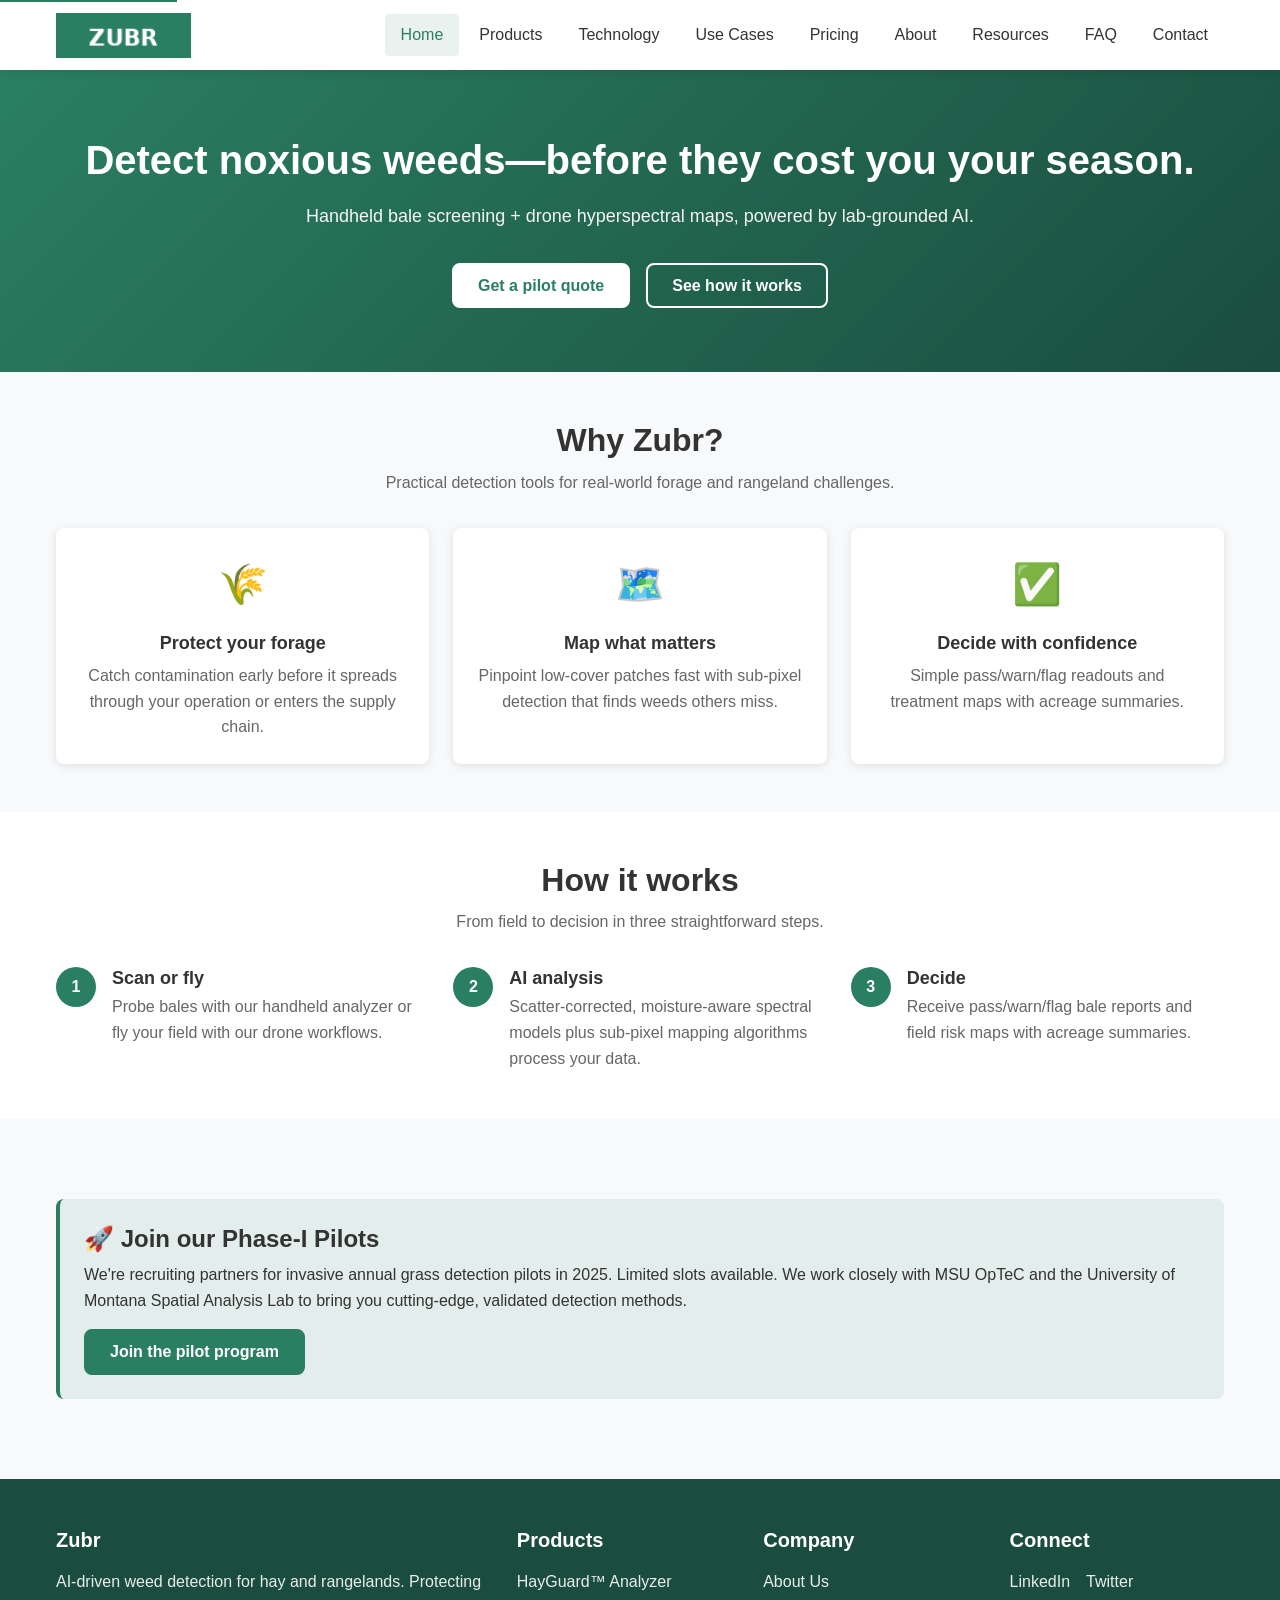
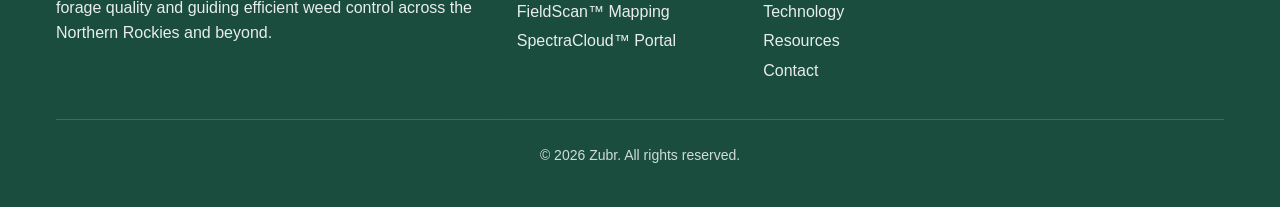
<file: index.html>
<!DOCTYPE html>
<html lang="en">
<head>
    <meta charset="UTF-8">
    <meta name="viewport" content="width=device-width, initial-scale=1.0">
    <meta name="description" content="Zubr builds AI-driven plant detection tools for agriculture. Handheld NIR screening and drone hyperspectral mapping for noxious weed detection.">
    <title>Zubr - AI-Driven Weed Detection for Agriculture</title>
    <link rel="stylesheet" href="assets/css/styles.css">
    <link rel="icon" type="image/png" href="logo.png">
</head>
<body>
    <a href="#main-content" class="skip-link">Skip to main content</a>
    
    <!-- Header -->
    <header class="header">
        <div class="container">
            <a href="index.html" class="logo">
                <img src="logo.png" alt="Zubr logo">
            </a>
            <button class="hamburger" aria-label="Toggle navigation" aria-expanded="false">
                <span></span>
                <span></span>
                <span></span>
            </button>
            <nav class="nav" aria-hidden="true">
                <ul class="nav-list">
                    <li><a href="index.html" class="nav-link">Home</a></li>
                    <li><a href="products.html" class="nav-link">Products</a></li>
                    <li><a href="technology.html" class="nav-link">Technology</a></li>
                    <li><a href="use-cases.html" class="nav-link">Use Cases</a></li>
                    <li><a href="pricing.html" class="nav-link">Pricing</a></li>
                    <li><a href="about.html" class="nav-link">About</a></li>
                    <li><a href="resources.html" class="nav-link">Resources</a></li>
                    <li><a href="faq.html" class="nav-link">FAQ</a></li>
                    <li><a href="contact.html" class="nav-link">Contact</a></li>
                </ul>
            </nav>
        </div>
    </header>

    <!-- Main Content -->
    <main id="main-content">
        <!-- Hero Section -->
        <section class="hero">
            <div class="container">
                <h1>Detect noxious weeds—before they cost you your season.</h1>
                <p class="subhead">Handheld bale screening + drone hyperspectral maps, powered by lab-grounded AI.</p>
                <div class="hero-buttons">
                    <a href="contact.html" class="btn btn-primary">Get a pilot quote</a>
                    <a href="technology.html" class="btn btn-secondary">See how it works</a>
                </div>
            </div>
        </section>

        <!-- Quick Benefits -->
        <section class="section">
            <div class="container">
                <div class="section-title">
                    <h2>Why Zubr?</h2>
                    <p>Practical detection tools for real-world forage and rangeland challenges.</p>
                </div>
                <div class="benefits-grid">
                    <div class="benefit-card">
                        <div class="benefit-icon">🌾</div>
                        <h3>Protect your forage</h3>
                        <p>Catch contamination early before it spreads through your operation or enters the supply chain.</p>
                    </div>
                    <div class="benefit-card">
                        <div class="benefit-icon">🗺️</div>
                        <h3>Map what matters</h3>
                        <p>Pinpoint low-cover patches fast with sub-pixel detection that finds weeds others miss.</p>
                    </div>
                    <div class="benefit-card">
                        <div class="benefit-icon">✅</div>
                        <h3>Decide with confidence</h3>
                        <p>Simple pass/warn/flag readouts and treatment maps with acreage summaries.</p>
                    </div>
                </div>
            </div>
        </section>

        <!-- How It Works -->
        <section class="section section-light">
            <div class="container">
                <div class="section-title">
                    <h2>How it works</h2>
                    <p>From field to decision in three straightforward steps.</p>
                </div>
                <div class="steps">
                    <div class="step">
                        <div class="step-number">1</div>
                        <div class="step-content">
                            <h3>Scan or fly</h3>
                            <p>Probe bales with our handheld analyzer or fly your field with our drone workflows.</p>
                        </div>
                    </div>
                    <div class="step">
                        <div class="step-number">2</div>
                        <div class="step-content">
                            <h3>AI analysis</h3>
                            <p>Scatter-corrected, moisture-aware spectral models plus sub-pixel mapping algorithms process your data.</p>
                        </div>
                    </div>
                    <div class="step">
                        <div class="step-number">3</div>
                        <div class="step-content">
                            <h3>Decide</h3>
                            <p>Receive pass/warn/flag bale reports and field risk maps with acreage summaries.</p>
                        </div>
                    </div>
                </div>
            </div>
        </section>

        <!-- Pilot Program Callout -->
        <section class="section">
            <div class="container">
                <div class="callout">
                    <h3>🚀 Join our Phase-I Pilots</h3>
                    <p>We're recruiting partners for invasive annual grass detection pilots in 2025. Limited slots available. We work closely with MSU OpTeC and the University of Montana Spatial Analysis Lab to bring you cutting-edge, validated detection methods.</p>
                    <a href="contact.html" class="btn btn-accent">Join the pilot program</a>
                </div>
            </div>
        </section>
    </main>

    <!-- Footer -->
    <footer class="footer">
        <div class="container">
            <div class="footer-content">
                <div class="footer-section">
                    <h4>Zubr</h4>
                    <p>AI-driven weed detection for hay and rangelands. Protecting forage quality and guiding efficient weed control across the Northern Rockies and beyond.</p>
                </div>
                <div class="footer-section">
                    <h4>Products</h4>
                    <ul class="footer-links">
                        <li><a href="products.html">HayGuard™ Analyzer</a></li>
                        <li><a href="products.html">FieldScan™ Mapping</a></li>
                        <li><a href="products.html">SpectraCloud™ Portal</a></li>
                    </ul>
                </div>
                <div class="footer-section">
                    <h4>Company</h4>
                    <ul class="footer-links">
                        <li><a href="about.html">About Us</a></li>
                        <li><a href="technology.html">Technology</a></li>
                        <li><a href="resources.html">Resources</a></li>
                        <li><a href="contact.html">Contact</a></li>
                    </ul>
                </div>
                <div class="footer-section">
                    <h4>Connect</h4>
                    <div class="social-links">
                        <a href="#" aria-label="LinkedIn">LinkedIn</a>
                        <a href="#" aria-label="Twitter">Twitter</a>
                    </div>
                </div>
            </div>
            <div class="footer-bottom">
                <p>&copy; <span class="current-year">2025</span> Zubr. All rights reserved.</p>
            </div>
        </div>
    </footer>

    <script src="assets/js/main.js"></script>
</body>
</html>
</file>
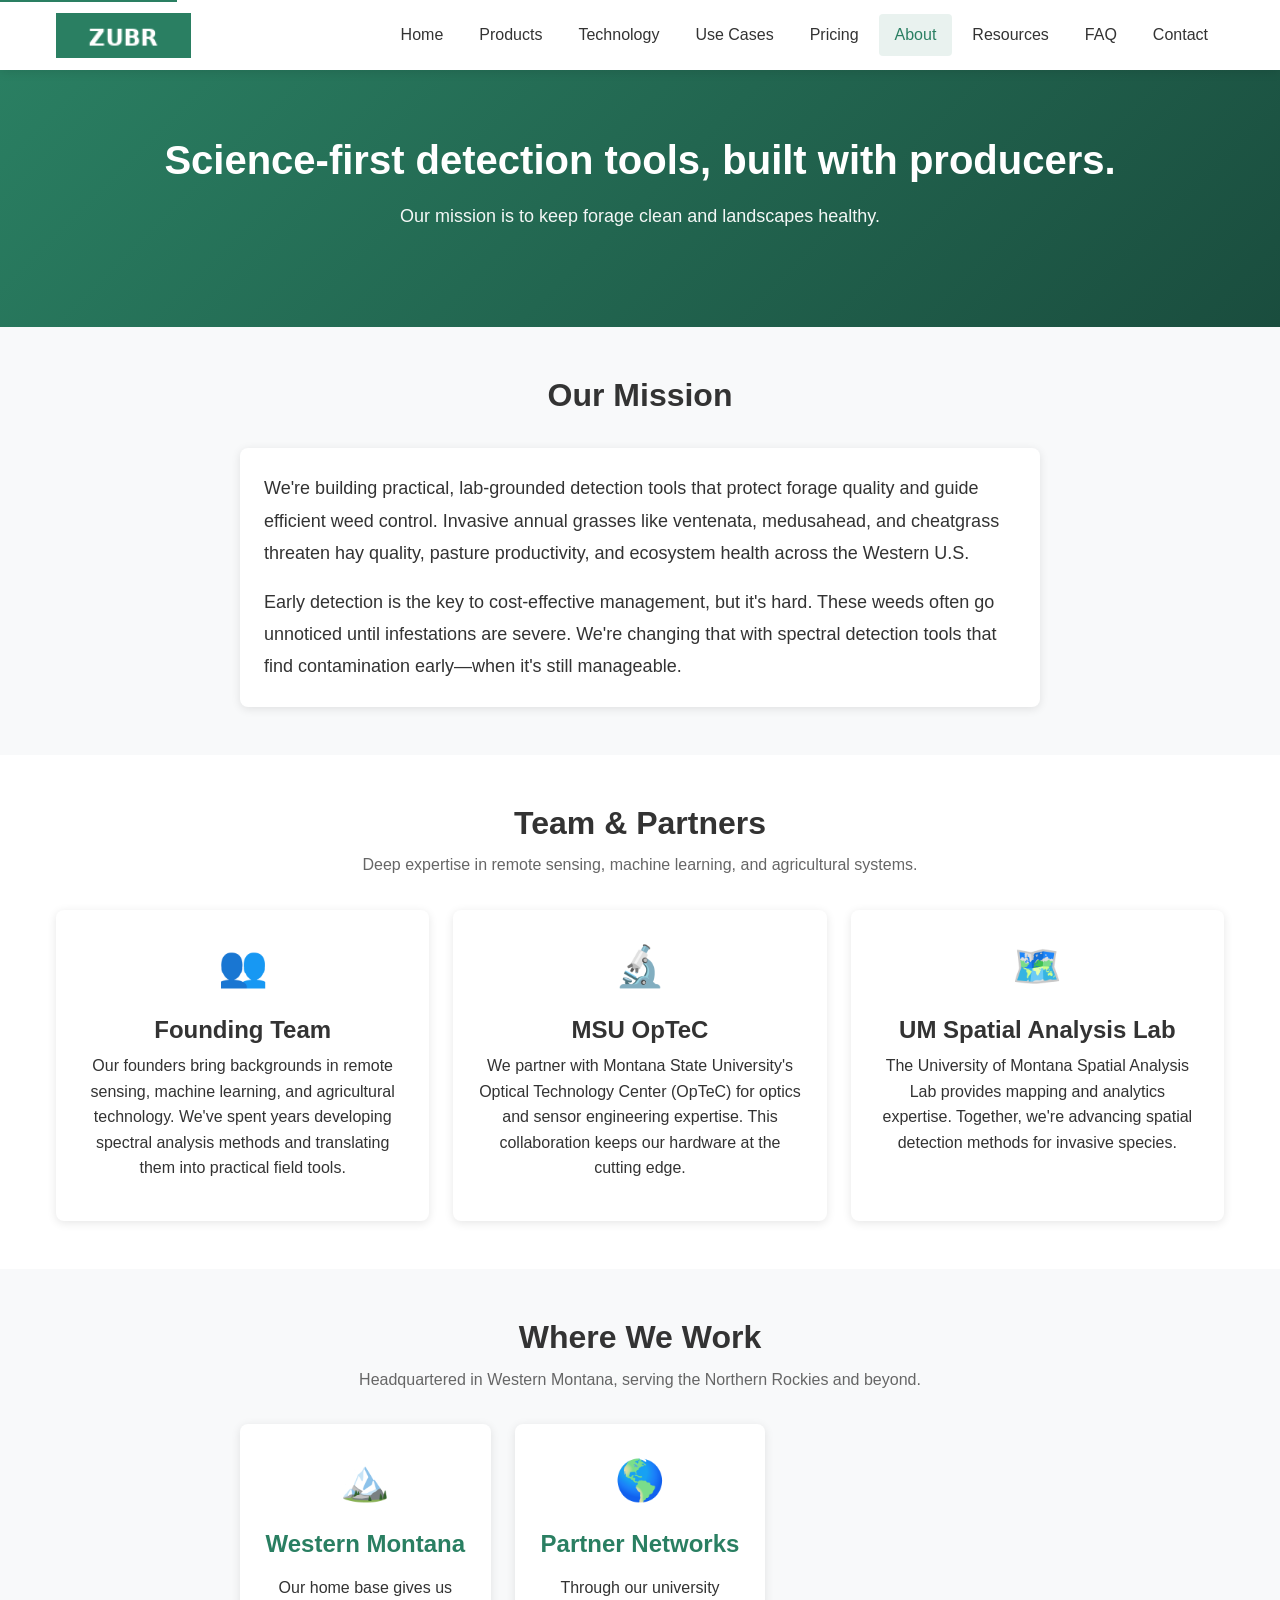
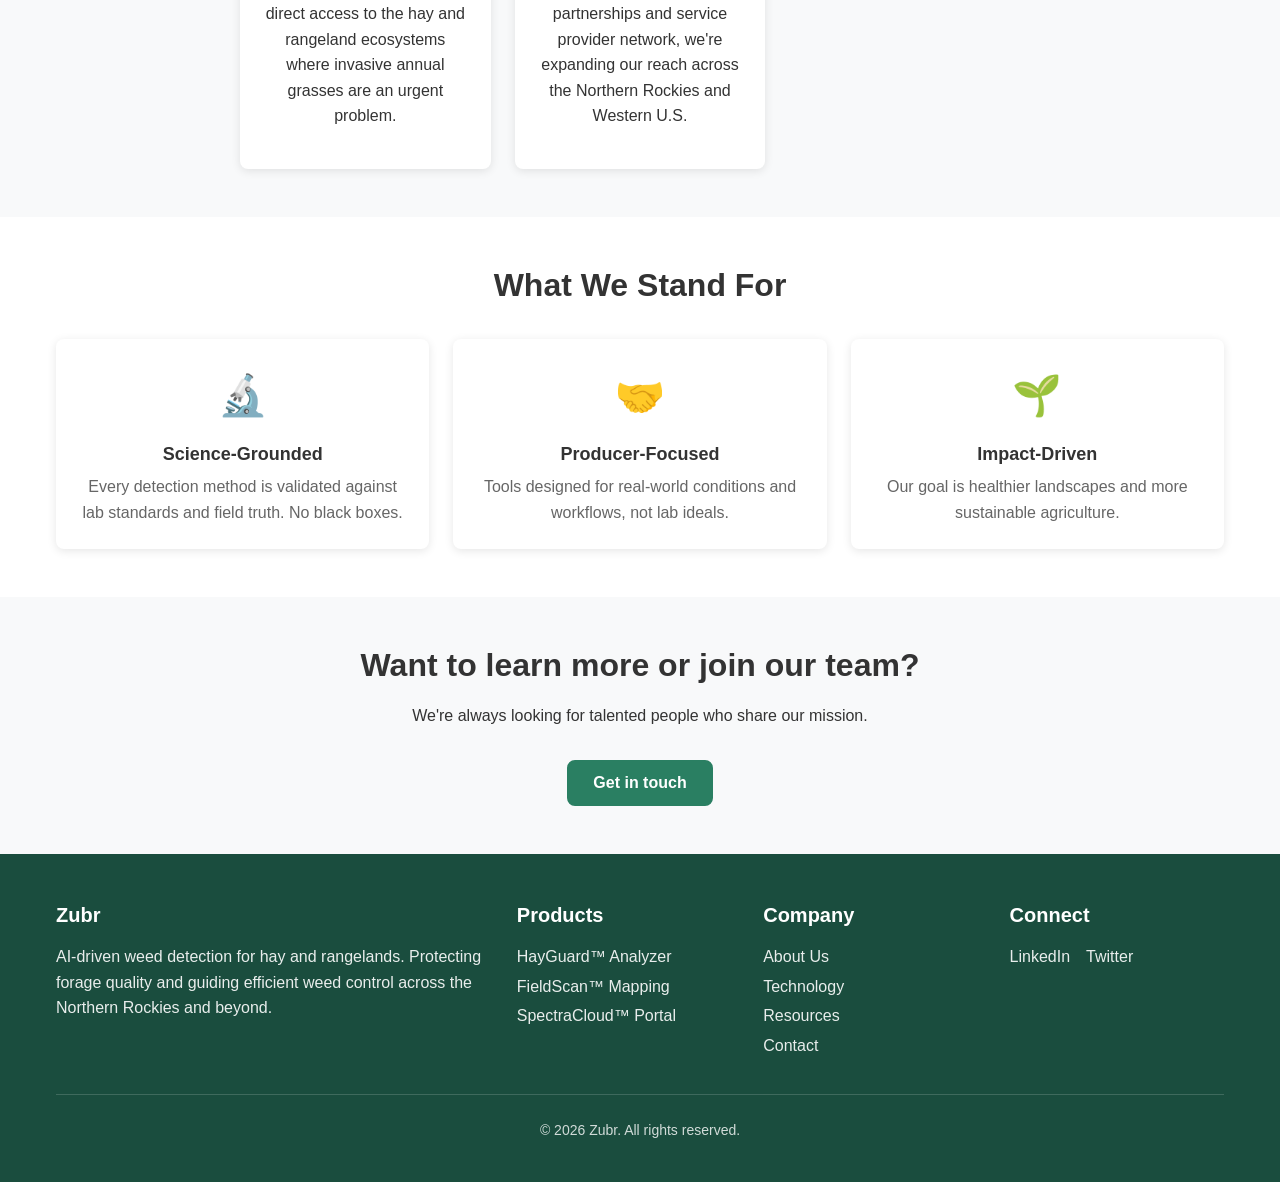
<file: about.html>
<!DOCTYPE html>
<html lang="en">
<head>
    <meta charset="UTF-8">
    <meta name="viewport" content="width=device-width, initial-scale=1.0">
    <meta name="description" content="About Zubr: Science-first detection tools built with producers. Our mission, team, and partners.">
    <title>About - Zubr</title>
    <link rel="stylesheet" href="assets/css/styles.css">
    <link rel="icon" type="image/png" href="logo.png">
</head>
<body>
    <a href="#main-content" class="skip-link">Skip to main content</a>
    
    <!-- Header -->
    <header class="header">
        <div class="container">
            <a href="index.html" class="logo">
                <img src="logo.png" alt="Zubr logo">
            </a>
            <button class="hamburger" aria-label="Toggle navigation" aria-expanded="false">
                <span></span>
                <span></span>
                <span></span>
            </button>
            <nav class="nav" aria-hidden="true">
                <ul class="nav-list">
                    <li><a href="index.html" class="nav-link">Home</a></li>
                    <li><a href="products.html" class="nav-link">Products</a></li>
                    <li><a href="technology.html" class="nav-link">Technology</a></li>
                    <li><a href="use-cases.html" class="nav-link">Use Cases</a></li>
                    <li><a href="pricing.html" class="nav-link">Pricing</a></li>
                    <li><a href="about.html" class="nav-link">About</a></li>
                    <li><a href="resources.html" class="nav-link">Resources</a></li>
                    <li><a href="faq.html" class="nav-link">FAQ</a></li>
                    <li><a href="contact.html" class="nav-link">Contact</a></li>
                </ul>
            </nav>
        </div>
    </header>

    <!-- Main Content -->
    <main id="main-content">
        <!-- Hero Section -->
        <section class="hero">
            <div class="container">
                <h1>Science-first detection tools, built with producers.</h1>
                <p class="subhead">Our mission is to keep forage clean and landscapes healthy.</p>
            </div>
        </section>

        <!-- Mission Section -->
        <section class="section">
            <div class="container">
                <div class="section-title">
                    <h2>Our Mission</h2>
                </div>
                <div class="card" style="max-width: 800px; margin: 0 auto;">
                    <p style="font-size: 1.125rem; line-height: 1.8;">
                        We're building practical, lab-grounded detection tools that protect forage quality and guide efficient weed control. Invasive annual grasses like ventenata, medusahead, and cheatgrass threaten hay quality, pasture productivity, and ecosystem health across the Western U.S.
                    </p>
                    <p style="font-size: 1.125rem; line-height: 1.8; margin-bottom: 0;">
                        Early detection is the key to cost-effective management, but it's hard. These weeds often go unnoticed until infestations are severe. We're changing that with spectral detection tools that find contamination early—when it's still manageable.
                    </p>
                </div>
            </div>
        </section>

        <!-- Team & Partners Section -->
        <section class="section section-light">
            <div class="container">
                <div class="section-title">
                    <h2>Team & Partners</h2>
                    <p>Deep expertise in remote sensing, machine learning, and agricultural systems.</p>
                </div>
                <div class="team-grid">
                    <div class="team-card">
                        <div class="benefit-icon">👥</div>
                        <h3>Founding Team</h3>
                        <p>Our founders bring backgrounds in remote sensing, machine learning, and agricultural technology. We've spent years developing spectral analysis methods and translating them into practical field tools.</p>
                    </div>
                    <div class="team-card">
                        <div class="benefit-icon">🔬</div>
                        <h3>MSU OpTeC</h3>
                        <p>We partner with Montana State University's Optical Technology Center (OpTeC) for optics and sensor engineering expertise. This collaboration keeps our hardware at the cutting edge.</p>
                    </div>
                    <div class="team-card">
                        <div class="benefit-icon">🗺️</div>
                        <h3>UM Spatial Analysis Lab</h3>
                        <p>The University of Montana Spatial Analysis Lab provides mapping and analytics expertise. Together, we're advancing spatial detection methods for invasive species.</p>
                    </div>
                </div>
            </div>
        </section>

        <!-- Where We Work Section -->
        <section class="section">
            <div class="container">
                <div class="section-title">
                    <h2>Where We Work</h2>
                    <p>Headquartered in Western Montana, serving the Northern Rockies and beyond.</p>
                </div>
                <div class="cards-grid" style="max-width: 800px; margin: 0 auto;">
                    <div class="card text-center">
                        <div class="benefit-icon">🏔️</div>
                        <h3>Western Montana</h3>
                        <p>Our home base gives us direct access to the hay and rangeland ecosystems where invasive annual grasses are an urgent problem.</p>
                    </div>
                    <div class="card text-center">
                        <div class="benefit-icon">🌎</div>
                        <h3>Partner Networks</h3>
                        <p>Through our university partnerships and service provider network, we're expanding our reach across the Northern Rockies and Western U.S.</p>
                    </div>
                </div>
            </div>
        </section>

        <!-- Values Section -->
        <section class="section section-light">
            <div class="container">
                <div class="section-title">
                    <h2>What We Stand For</h2>
                </div>
                <div class="benefits-grid">
                    <div class="benefit-card">
                        <div class="benefit-icon">🔬</div>
                        <h3>Science-Grounded</h3>
                        <p>Every detection method is validated against lab standards and field truth. No black boxes.</p>
                    </div>
                    <div class="benefit-card">
                        <div class="benefit-icon">🤝</div>
                        <h3>Producer-Focused</h3>
                        <p>Tools designed for real-world conditions and workflows, not lab ideals.</p>
                    </div>
                    <div class="benefit-card">
                        <div class="benefit-icon">🌱</div>
                        <h3>Impact-Driven</h3>
                        <p>Our goal is healthier landscapes and more sustainable agriculture.</p>
                    </div>
                </div>
            </div>
        </section>

        <!-- CTA Section -->
        <section class="section">
            <div class="container text-center">
                <h2>Want to learn more or join our team?</h2>
                <p>We're always looking for talented people who share our mission.</p>
                <a href="contact.html" class="btn btn-accent" style="margin-top: 1rem;">Get in touch</a>
            </div>
        </section>
    </main>

    <!-- Footer -->
    <footer class="footer">
        <div class="container">
            <div class="footer-content">
                <div class="footer-section">
                    <h4>Zubr</h4>
                    <p>AI-driven weed detection for hay and rangelands. Protecting forage quality and guiding efficient weed control across the Northern Rockies and beyond.</p>
                </div>
                <div class="footer-section">
                    <h4>Products</h4>
                    <ul class="footer-links">
                        <li><a href="products.html">HayGuard™ Analyzer</a></li>
                        <li><a href="products.html">FieldScan™ Mapping</a></li>
                        <li><a href="products.html">SpectraCloud™ Portal</a></li>
                    </ul>
                </div>
                <div class="footer-section">
                    <h4>Company</h4>
                    <ul class="footer-links">
                        <li><a href="about.html">About Us</a></li>
                        <li><a href="technology.html">Technology</a></li>
                        <li><a href="resources.html">Resources</a></li>
                        <li><a href="contact.html">Contact</a></li>
                    </ul>
                </div>
                <div class="footer-section">
                    <h4>Connect</h4>
                    <div class="social-links">
                        <a href="#" aria-label="LinkedIn">LinkedIn</a>
                        <a href="#" aria-label="Twitter">Twitter</a>
                    </div>
                </div>
            </div>
            <div class="footer-bottom">
                <p>&copy; <span class="current-year">2025</span> Zubr. All rights reserved.</p>
            </div>
        </div>
    </footer>

    <script src="assets/js/main.js"></script>
</body>
</html>
</file>
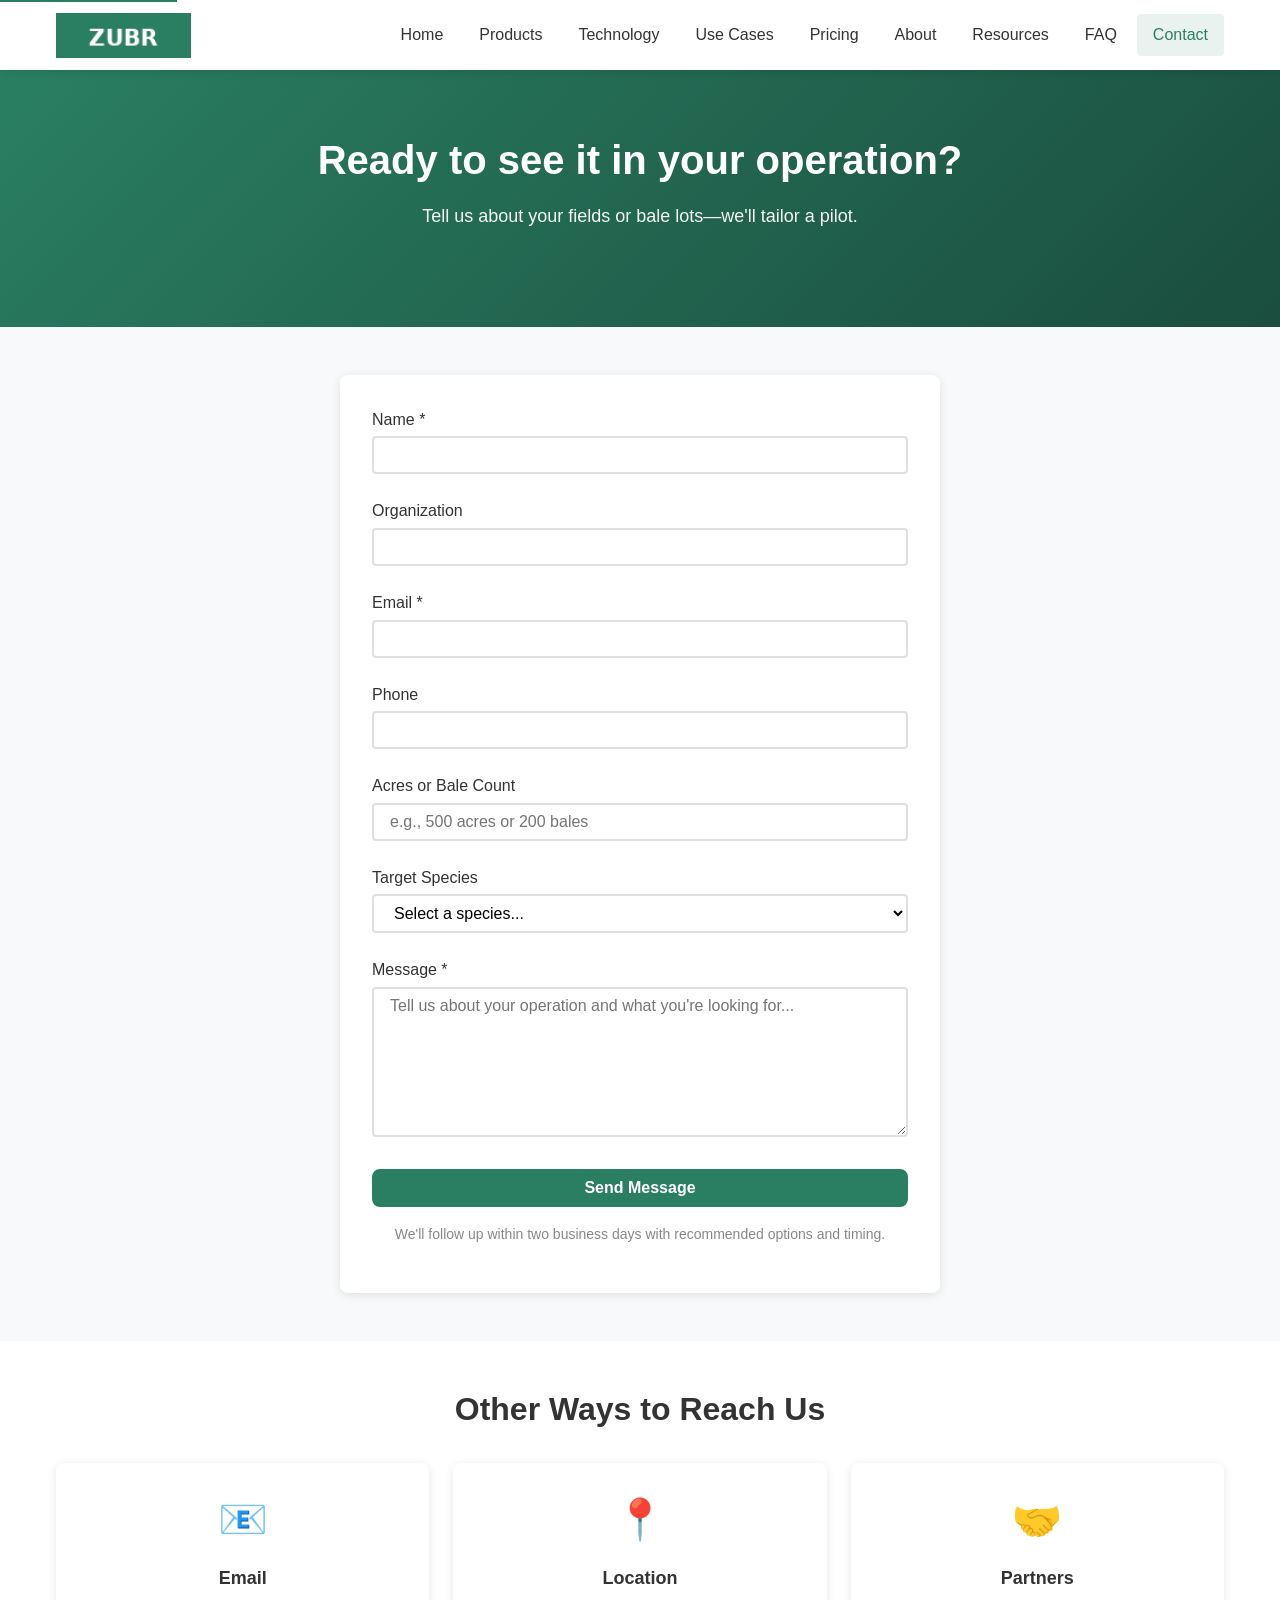
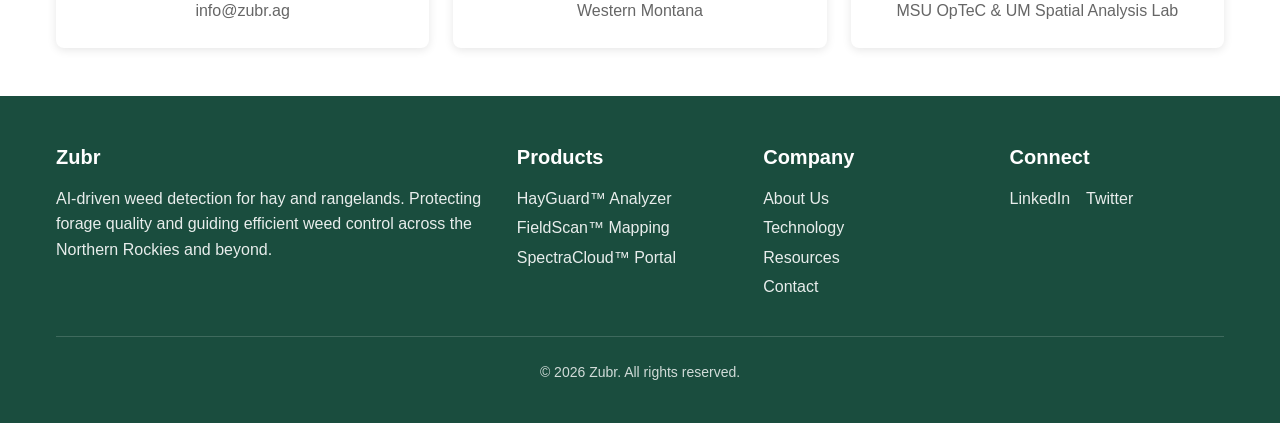
<file: contact.html>
<!DOCTYPE html>
<html lang="en">
<head>
    <meta charset="UTF-8">
    <meta name="viewport" content="width=device-width, initial-scale=1.0">
    <meta name="description" content="Contact Zubr: Tell us about your fields or bale lots and we'll tailor a pilot for your operation.">
    <title>Contact - Zubr</title>
    <link rel="stylesheet" href="assets/css/styles.css">
    <link rel="icon" type="image/png" href="logo.png">
</head>
<body>
    <a href="#main-content" class="skip-link">Skip to main content</a>
    
    <!-- Header -->
    <header class="header">
        <div class="container">
            <a href="index.html" class="logo">
                <img src="logo.png" alt="Zubr logo">
            </a>
            <button class="hamburger" aria-label="Toggle navigation" aria-expanded="false">
                <span></span>
                <span></span>
                <span></span>
            </button>
            <nav class="nav" aria-hidden="true">
                <ul class="nav-list">
                    <li><a href="index.html" class="nav-link">Home</a></li>
                    <li><a href="products.html" class="nav-link">Products</a></li>
                    <li><a href="technology.html" class="nav-link">Technology</a></li>
                    <li><a href="use-cases.html" class="nav-link">Use Cases</a></li>
                    <li><a href="pricing.html" class="nav-link">Pricing</a></li>
                    <li><a href="about.html" class="nav-link">About</a></li>
                    <li><a href="resources.html" class="nav-link">Resources</a></li>
                    <li><a href="faq.html" class="nav-link">FAQ</a></li>
                    <li><a href="contact.html" class="nav-link">Contact</a></li>
                </ul>
            </nav>
        </div>
    </header>

    <!-- Main Content -->
    <main id="main-content">
        <!-- Hero Section -->
        <section class="hero">
            <div class="container">
                <h1>Ready to see it in your operation?</h1>
                <p class="subhead">Tell us about your fields or bale lots—we'll tailor a pilot.</p>
            </div>
        </section>

        <!-- Contact Form Section -->
        <section class="section">
            <div class="container">
                <form class="contact-form" action="#" method="POST">
                    <div class="form-group">
                        <label for="name" class="form-label">Name *</label>
                        <input type="text" id="name" name="name" class="form-input" required aria-required="true">
                    </div>

                    <div class="form-group">
                        <label for="organization" class="form-label">Organization</label>
                        <input type="text" id="organization" name="organization" class="form-input">
                    </div>

                    <div class="form-group">
                        <label for="email" class="form-label">Email *</label>
                        <input type="email" id="email" name="email" class="form-input" required aria-required="true">
                    </div>

                    <div class="form-group">
                        <label for="phone" class="form-label">Phone</label>
                        <input type="tel" id="phone" name="phone" class="form-input">
                    </div>

                    <div class="form-group">
                        <label for="acres-bales" class="form-label">Acres or Bale Count</label>
                        <input type="text" id="acres-bales" name="acres-bales" class="form-input" placeholder="e.g., 500 acres or 200 bales">
                    </div>

                    <div class="form-group">
                        <label for="target-species" class="form-label">Target Species</label>
                        <select id="target-species" name="target-species" class="form-select">
                            <option value="">Select a species...</option>
                            <option value="ventenata">Ventenata</option>
                            <option value="medusahead">Medusahead</option>
                            <option value="cheatgrass">Cheatgrass</option>
                            <option value="other">Other</option>
                        </select>
                    </div>

                    <div class="form-group">
                        <label for="message" class="form-label">Message *</label>
                        <textarea id="message" name="message" class="form-textarea" required aria-required="true" placeholder="Tell us about your operation and what you're looking for..."></textarea>
                    </div>

                    <button type="submit" class="btn btn-accent" style="width: 100%;">Send Message</button>

                    <p class="form-note">We'll follow up within two business days with recommended options and timing.</p>
                </form>
            </div>
        </section>

        <!-- Alternative Contact Section -->
        <section class="section section-light">
            <div class="container">
                <div class="section-title">
                    <h2>Other Ways to Reach Us</h2>
                </div>
                <div class="benefits-grid">
                    <div class="benefit-card">
                        <div class="benefit-icon">📧</div>
                        <h3>Email</h3>
                        <p>info@zubr.ag</p>
                    </div>
                    <div class="benefit-card">
                        <div class="benefit-icon">📍</div>
                        <h3>Location</h3>
                        <p>Western Montana</p>
                    </div>
                    <div class="benefit-card">
                        <div class="benefit-icon">🤝</div>
                        <h3>Partners</h3>
                        <p>MSU OpTeC &amp; UM Spatial Analysis Lab</p>
                    </div>
                </div>
            </div>
        </section>
    </main>

    <!-- Footer -->
    <footer class="footer">
        <div class="container">
            <div class="footer-content">
                <div class="footer-section">
                    <h4>Zubr</h4>
                    <p>AI-driven weed detection for hay and rangelands. Protecting forage quality and guiding efficient weed control across the Northern Rockies and beyond.</p>
                </div>
                <div class="footer-section">
                    <h4>Products</h4>
                    <ul class="footer-links">
                        <li><a href="products.html">HayGuard™ Analyzer</a></li>
                        <li><a href="products.html">FieldScan™ Mapping</a></li>
                        <li><a href="products.html">SpectraCloud™ Portal</a></li>
                    </ul>
                </div>
                <div class="footer-section">
                    <h4>Company</h4>
                    <ul class="footer-links">
                        <li><a href="about.html">About Us</a></li>
                        <li><a href="technology.html">Technology</a></li>
                        <li><a href="resources.html">Resources</a></li>
                        <li><a href="contact.html">Contact</a></li>
                    </ul>
                </div>
                <div class="footer-section">
                    <h4>Connect</h4>
                    <div class="social-links">
                        <a href="#" aria-label="LinkedIn">LinkedIn</a>
                        <a href="#" aria-label="Twitter">Twitter</a>
                    </div>
                </div>
            </div>
            <div class="footer-bottom">
                <p>&copy; <span class="current-year">2025</span> Zubr. All rights reserved.</p>
            </div>
        </div>
    </footer>

    <script src="assets/js/main.js"></script>
</body>
</html>
</file>
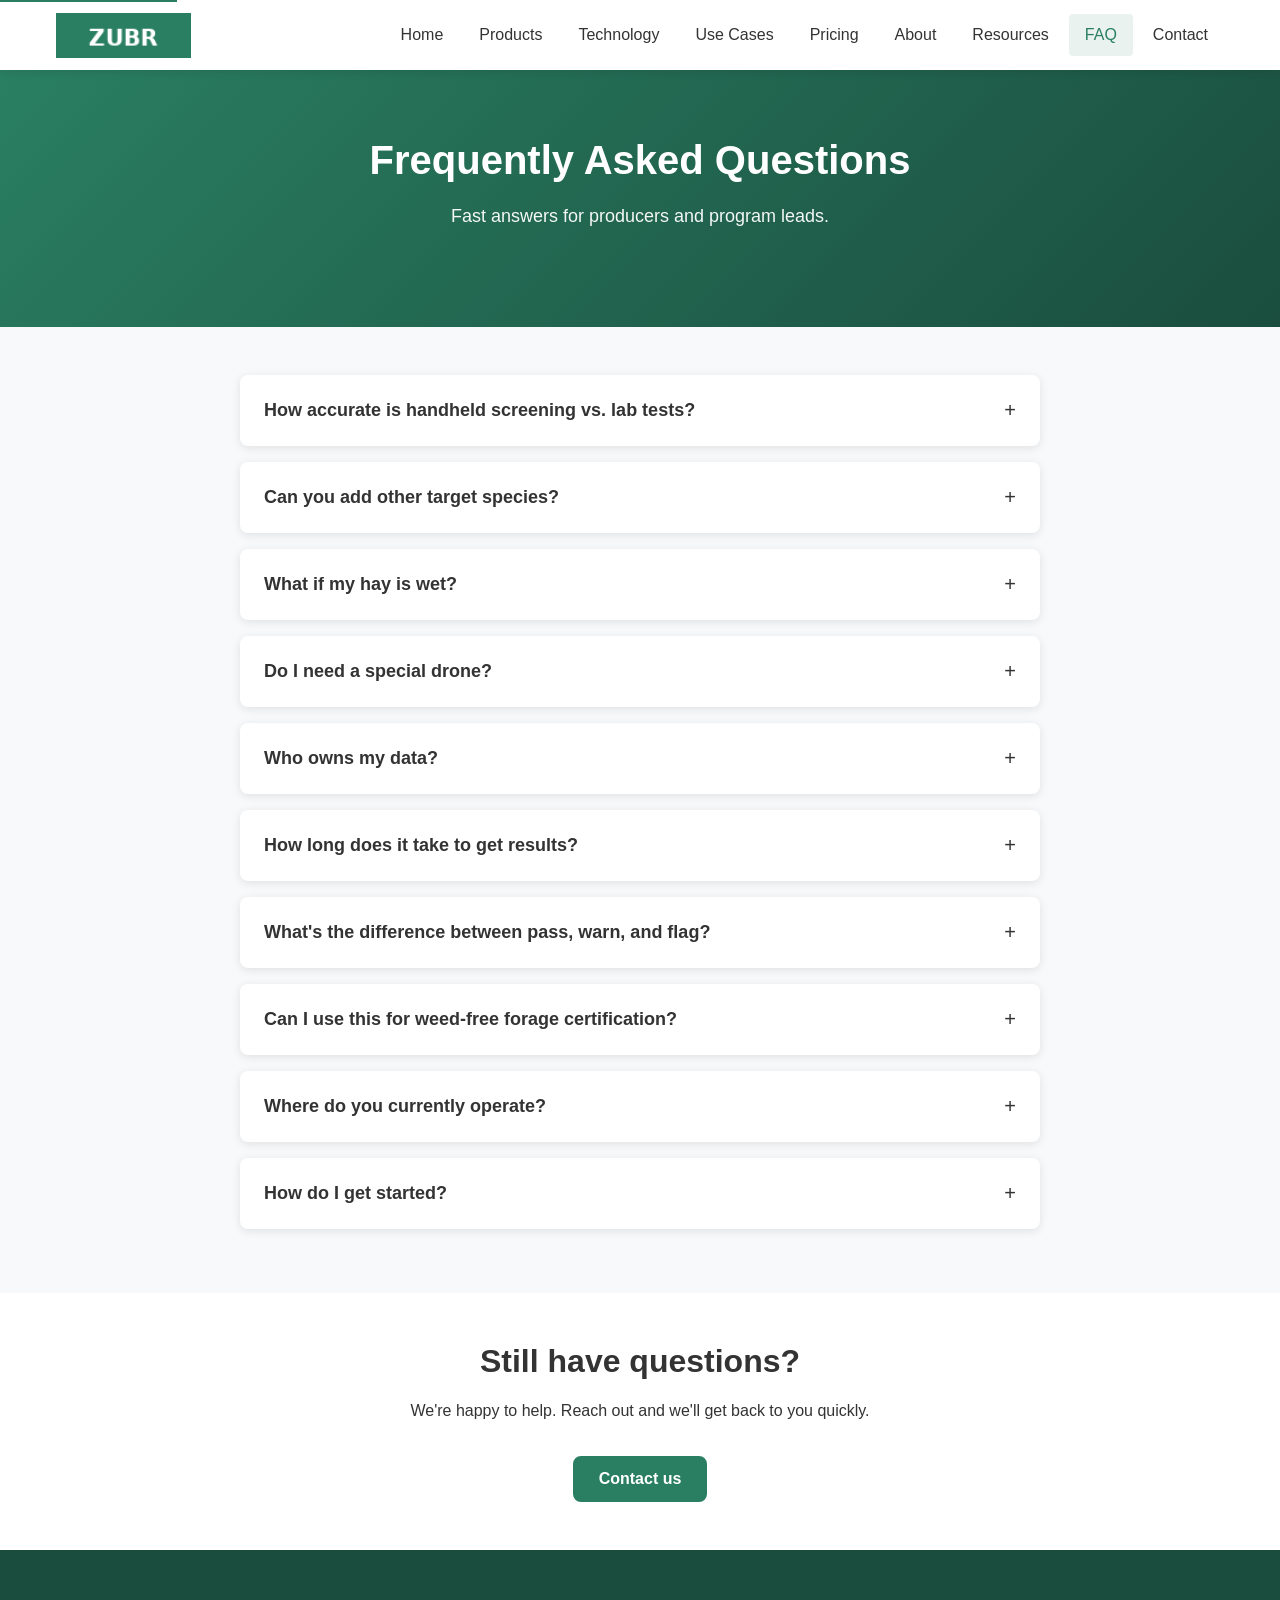
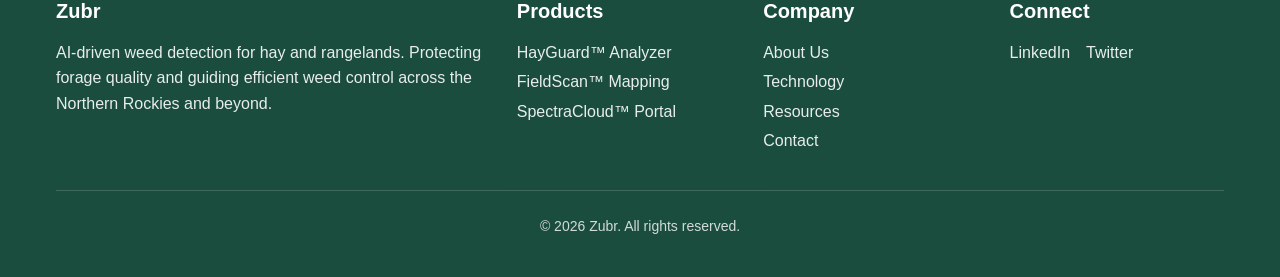
<file: faq.html>
<!DOCTYPE html>
<html lang="en">
<head>
    <meta charset="UTF-8">
    <meta name="viewport" content="width=device-width, initial-scale=1.0">
    <meta name="description" content="Zubr FAQ: Frequently asked questions about our weed detection tools for producers and program leads.">
    <title>FAQ - Zubr</title>
    <link rel="stylesheet" href="assets/css/styles.css">
    <link rel="icon" type="image/png" href="logo.png">
</head>
<body>
    <a href="#main-content" class="skip-link">Skip to main content</a>
    
    <!-- Header -->
    <header class="header">
        <div class="container">
            <a href="index.html" class="logo">
                <img src="logo.png" alt="Zubr logo">
            </a>
            <button class="hamburger" aria-label="Toggle navigation" aria-expanded="false">
                <span></span>
                <span></span>
                <span></span>
            </button>
            <nav class="nav" aria-hidden="true">
                <ul class="nav-list">
                    <li><a href="index.html" class="nav-link">Home</a></li>
                    <li><a href="products.html" class="nav-link">Products</a></li>
                    <li><a href="technology.html" class="nav-link">Technology</a></li>
                    <li><a href="use-cases.html" class="nav-link">Use Cases</a></li>
                    <li><a href="pricing.html" class="nav-link">Pricing</a></li>
                    <li><a href="about.html" class="nav-link">About</a></li>
                    <li><a href="resources.html" class="nav-link">Resources</a></li>
                    <li><a href="faq.html" class="nav-link">FAQ</a></li>
                    <li><a href="contact.html" class="nav-link">Contact</a></li>
                </ul>
            </nav>
        </div>
    </header>

    <!-- Main Content -->
    <main id="main-content">
        <!-- Hero Section -->
        <section class="hero">
            <div class="container">
                <h1>Frequently Asked Questions</h1>
                <p class="subhead">Fast answers for producers and program leads.</p>
            </div>
        </section>

        <!-- FAQ Section -->
        <section class="section">
            <div class="container">
                <div class="faq-list">
                    <div class="faq-item">
                        <button class="faq-question" aria-expanded="false">
                            How accurate is handheld screening vs. lab tests?
                        </button>
                        <div class="faq-answer">
                            <p>Our handheld screening is calibrated against lab measurements using spiked samples at known contamination levels. While spectral screening doesn't replace microscopy for definitive identification, it provides rapid, field-ready detection that catches high-risk bales efficiently.</p>
                            <p>Detection sensitivity depends on contamination level and species. Our calibration targets detecting contamination levels that would affect hay quality or certification—typically a few percent by weight. For validation data, see our technical brief.</p>
                        </div>
                    </div>

                    <div class="faq-item">
                        <button class="faq-question" aria-expanded="false">
                            Can you add other target species?
                        </button>
                        <div class="faq-answer">
                            <p>Yes. Our spectral library is designed to expand. Adding a new species requires collecting reference spectra from pure samples under controlled conditions, then validating detection in field samples.</p>
                            <p>We prioritize species based on customer demand and regional importance. If there's a specific weed you need to detect, let us know—we may already have it in development or can add it to our roadmap.</p>
                        </div>
                    </div>

                    <div class="faq-item">
                        <button class="faq-question" aria-expanded="false">
                            What if my hay is wet?
                        </button>
                        <div class="faq-answer">
                            <p>Our models are designed to handle moisture variation. We use orthogonal signal correction methods (OSC/ROSC) to remove water-band interference while preserving the spectral features of target species.</p>
                            <p>Our calibration includes samples across a range of moisture levels typical for field conditions. That said, extremely wet hay (just baled, or rained on) may reduce detection accuracy. For best results, scan hay at typical storage moisture levels.</p>
                        </div>
                    </div>

                    <div class="faq-item">
                        <button class="faq-question" aria-expanded="false">
                            Do I need a special drone?
                        </button>
                        <div class="faq-answer">
                            <p>No—we can work with a range of drone platforms. Our FieldScan service uses hyperspectral or multispectral sensors that can be mounted on common commercial drones.</p>
                            <p>If you don't have your own drone or sensor, we offer full-service mapping where we fly your fields and deliver results. We also work with partner service providers who can handle flights in your area.</p>
                        </div>
                    </div>

                    <div class="faq-item">
                        <button class="faq-question" aria-expanded="false">
                            Who owns my data?
                        </button>
                        <div class="faq-answer">
                            <p><strong>You own your data.</strong> Scan results, maps, and reports belong to you. We store data securely for your access but never share identifiable data without your explicit consent.</p>
                            <p>We may use anonymized, aggregated statistics to improve our models and report on regional trends, but only with your consent and never in a way that identifies your operation.</p>
                        </div>
                    </div>

                    <div class="faq-item">
                        <button class="faq-question" aria-expanded="false">
                            How long does it take to get results?
                        </button>
                        <div class="faq-answer">
                            <p><strong>Handheld screening:</strong> Results in seconds. The pass/warn/flag readout appears immediately after scanning.</p>
                            <p><strong>Drone mapping:</strong> Typically 24-48 hours after flight data is uploaded. Complex sites or large areas may take longer. Rush processing is available for urgent needs.</p>
                        </div>
                    </div>

                    <div class="faq-item">
                        <button class="faq-question" aria-expanded="false">
                            What's the difference between pass, warn, and flag?
                        </button>
                        <div class="faq-answer">
                            <p>Our three-level classification helps you make decisions quickly:</p>
                            <ul style="margin: 1rem 0 0 1.5rem;">
                                <li><strong>Pass:</strong> Low risk — spectral signature below threshold for target species</li>
                                <li><strong>Warn:</strong> Moderate risk — some signal detected, may warrant further inspection or documentation</li>
                                <li><strong>Flag:</strong> High risk — strong signal for target species, recommend segregation or rejection</li>
                            </ul>
                        </div>
                    </div>

                    <div class="faq-item">
                        <button class="faq-question" aria-expanded="false">
                            Can I use this for weed-free forage certification?
                        </button>
                        <div class="faq-answer">
                            <p>Our tools can support certification programs by providing objective screening documentation, but they don't replace official certification processes. Certification requirements vary by state and program.</p>
                            <p>We're happy to work with certification programs to understand how our tools can complement their workflows. Contact us to discuss your specific requirements.</p>
                        </div>
                    </div>

                    <div class="faq-item">
                        <button class="faq-question" aria-expanded="false">
                            Where do you currently operate?
                        </button>
                        <div class="faq-answer">
                            <p>We're based in Western Montana and serve the Northern Rockies region directly. Through our partner network, we can provide services across the Western U.S.</p>
                            <p>If you're outside our current service area, contact us—we're always looking to expand our reach and may be able to work with local partners or ship handheld equipment.</p>
                        </div>
                    </div>

                    <div class="faq-item">
                        <button class="faq-question" aria-expanded="false">
                            How do I get started?
                        </button>
                        <div class="faq-answer">
                            <p>The best way to start is with a pilot project. Contact us with information about your operation—acreage, bale counts, target species of concern—and we'll recommend an approach and provide a quote.</p>
                            <p>Pilots are scoped to a specific site or lot with fixed deliverables, so you can evaluate the tools before committing to a larger engagement.</p>
                        </div>
                    </div>
                </div>
            </div>
        </section>

        <!-- CTA Section -->
        <section class="section section-light">
            <div class="container text-center">
                <h2>Still have questions?</h2>
                <p>We're happy to help. Reach out and we'll get back to you quickly.</p>
                <a href="contact.html" class="btn btn-accent" style="margin-top: 1rem;">Contact us</a>
            </div>
        </section>
    </main>

    <!-- Footer -->
    <footer class="footer">
        <div class="container">
            <div class="footer-content">
                <div class="footer-section">
                    <h4>Zubr</h4>
                    <p>AI-driven weed detection for hay and rangelands. Protecting forage quality and guiding efficient weed control across the Northern Rockies and beyond.</p>
                </div>
                <div class="footer-section">
                    <h4>Products</h4>
                    <ul class="footer-links">
                        <li><a href="products.html">HayGuard™ Analyzer</a></li>
                        <li><a href="products.html">FieldScan™ Mapping</a></li>
                        <li><a href="products.html">SpectraCloud™ Portal</a></li>
                    </ul>
                </div>
                <div class="footer-section">
                    <h4>Company</h4>
                    <ul class="footer-links">
                        <li><a href="about.html">About Us</a></li>
                        <li><a href="technology.html">Technology</a></li>
                        <li><a href="resources.html">Resources</a></li>
                        <li><a href="contact.html">Contact</a></li>
                    </ul>
                </div>
                <div class="footer-section">
                    <h4>Connect</h4>
                    <div class="social-links">
                        <a href="#" aria-label="LinkedIn">LinkedIn</a>
                        <a href="#" aria-label="Twitter">Twitter</a>
                    </div>
                </div>
            </div>
            <div class="footer-bottom">
                <p>&copy; <span class="current-year">2025</span> Zubr. All rights reserved.</p>
            </div>
        </div>
    </footer>

    <script src="assets/js/main.js"></script>
</body>
</html>
</file>
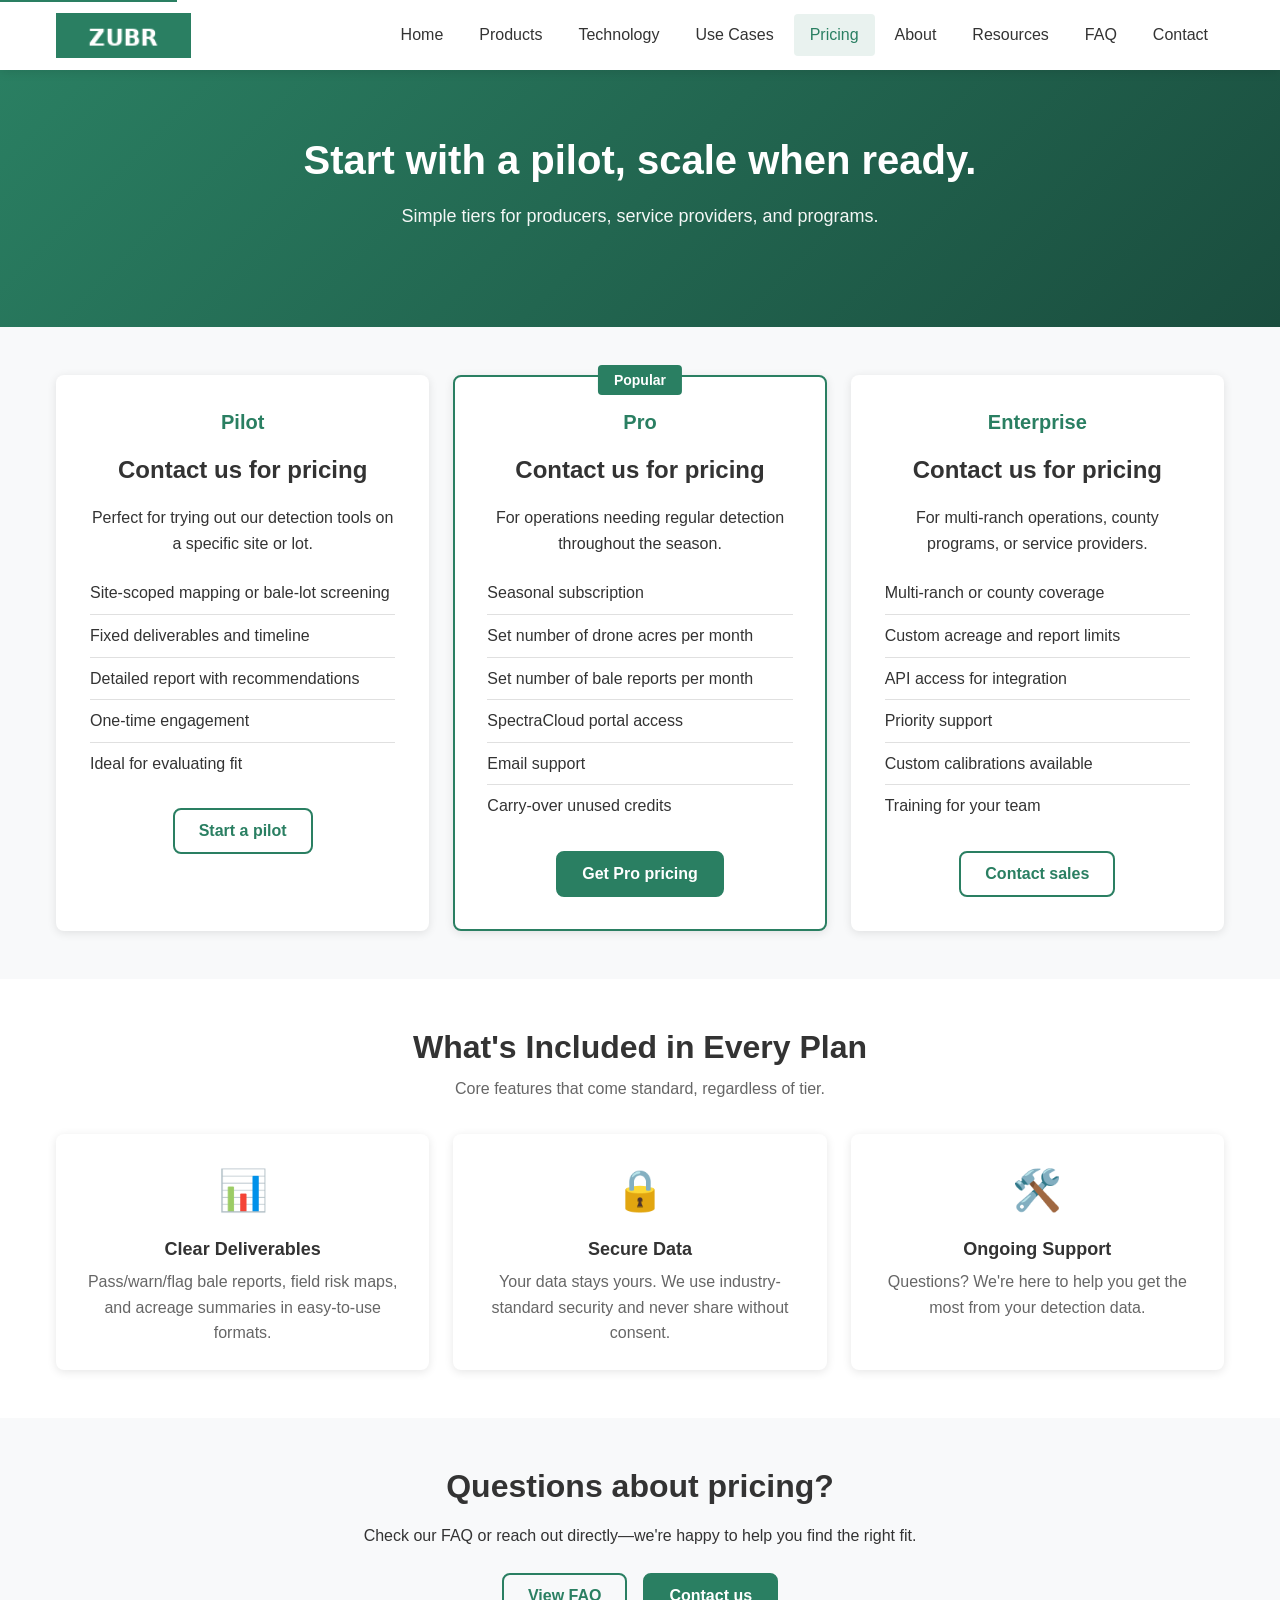
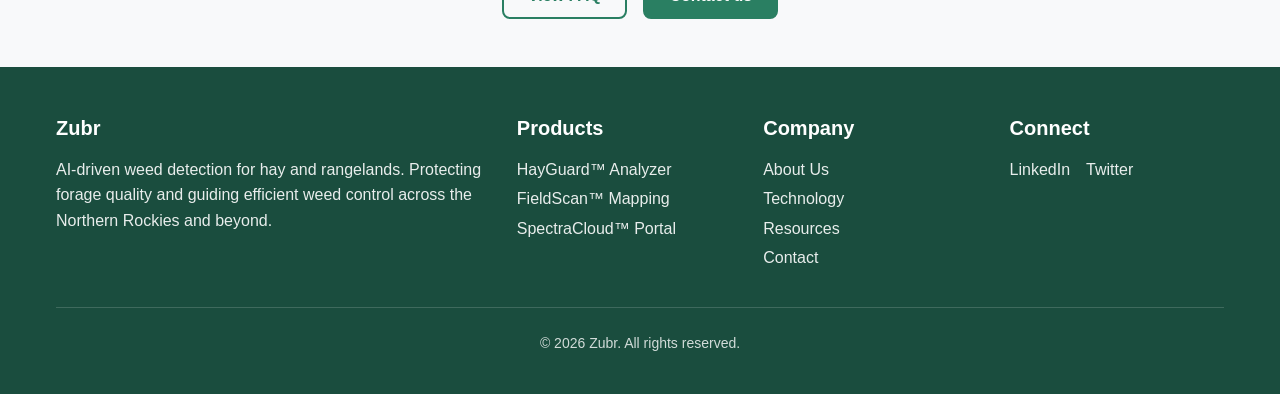
<file: pricing.html>
<!DOCTYPE html>
<html lang="en">
<head>
    <meta charset="UTF-8">
    <meta name="viewport" content="width=device-width, initial-scale=1.0">
    <meta name="description" content="Zubr pricing: Pilot programs, Pro subscriptions, and Enterprise solutions for weed detection.">
    <title>Pricing - Zubr</title>
    <link rel="stylesheet" href="assets/css/styles.css">
    <link rel="icon" type="image/png" href="logo.png">
</head>
<body>
    <a href="#main-content" class="skip-link">Skip to main content</a>
    
    <!-- Header -->
    <header class="header">
        <div class="container">
            <a href="index.html" class="logo">
                <img src="logo.png" alt="Zubr logo">
            </a>
            <button class="hamburger" aria-label="Toggle navigation" aria-expanded="false">
                <span></span>
                <span></span>
                <span></span>
            </button>
            <nav class="nav" aria-hidden="true">
                <ul class="nav-list">
                    <li><a href="index.html" class="nav-link">Home</a></li>
                    <li><a href="products.html" class="nav-link">Products</a></li>
                    <li><a href="technology.html" class="nav-link">Technology</a></li>
                    <li><a href="use-cases.html" class="nav-link">Use Cases</a></li>
                    <li><a href="pricing.html" class="nav-link">Pricing</a></li>
                    <li><a href="about.html" class="nav-link">About</a></li>
                    <li><a href="resources.html" class="nav-link">Resources</a></li>
                    <li><a href="faq.html" class="nav-link">FAQ</a></li>
                    <li><a href="contact.html" class="nav-link">Contact</a></li>
                </ul>
            </nav>
        </div>
    </header>

    <!-- Main Content -->
    <main id="main-content">
        <!-- Hero Section -->
        <section class="hero">
            <div class="container">
                <h1>Start with a pilot, scale when ready.</h1>
                <p class="subhead">Simple tiers for producers, service providers, and programs.</p>
            </div>
        </section>

        <!-- Pricing Cards -->
        <section class="section">
            <div class="container">
                <div class="pricing-grid">
                    <div class="pricing-card">
                        <h3>Pilot</h3>
                        <p class="price">Contact us for pricing</p>
                        <p>Perfect for trying out our detection tools on a specific site or lot.</p>
                        <ul>
                            <li>Site-scoped mapping or bale-lot screening</li>
                            <li>Fixed deliverables and timeline</li>
                            <li>Detailed report with recommendations</li>
                            <li>One-time engagement</li>
                            <li>Ideal for evaluating fit</li>
                        </ul>
                        <a href="contact.html" class="btn btn-outline">Start a pilot</a>
                    </div>

                    <div class="pricing-card featured">
                        <h3>Pro</h3>
                        <p class="price">Contact us for pricing</p>
                        <p>For operations needing regular detection throughout the season.</p>
                        <ul>
                            <li>Seasonal subscription</li>
                            <li>Set number of drone acres per month</li>
                            <li>Set number of bale reports per month</li>
                            <li>SpectraCloud portal access</li>
                            <li>Email support</li>
                            <li>Carry-over unused credits</li>
                        </ul>
                        <a href="contact.html" class="btn btn-accent">Get Pro pricing</a>
                    </div>

                    <div class="pricing-card">
                        <h3>Enterprise</h3>
                        <p class="price">Contact us for pricing</p>
                        <p>For multi-ranch operations, county programs, or service providers.</p>
                        <ul>
                            <li>Multi-ranch or county coverage</li>
                            <li>Custom acreage and report limits</li>
                            <li>API access for integration</li>
                            <li>Priority support</li>
                            <li>Custom calibrations available</li>
                            <li>Training for your team</li>
                        </ul>
                        <a href="contact.html" class="btn btn-outline">Contact sales</a>
                    </div>
                </div>
            </div>
        </section>

        <!-- What's Included -->
        <section class="section section-light">
            <div class="container">
                <div class="section-title">
                    <h2>What's Included in Every Plan</h2>
                    <p>Core features that come standard, regardless of tier.</p>
                </div>
                <div class="benefits-grid">
                    <div class="benefit-card">
                        <div class="benefit-icon">📊</div>
                        <h3>Clear Deliverables</h3>
                        <p>Pass/warn/flag bale reports, field risk maps, and acreage summaries in easy-to-use formats.</p>
                    </div>
                    <div class="benefit-card">
                        <div class="benefit-icon">🔒</div>
                        <h3>Secure Data</h3>
                        <p>Your data stays yours. We use industry-standard security and never share without consent.</p>
                    </div>
                    <div class="benefit-card">
                        <div class="benefit-icon">🛠️</div>
                        <h3>Ongoing Support</h3>
                        <p>Questions? We're here to help you get the most from your detection data.</p>
                    </div>
                </div>
            </div>
        </section>

        <!-- FAQ Teaser -->
        <section class="section">
            <div class="container text-center">
                <h2>Questions about pricing?</h2>
                <p>Check our FAQ or reach out directly—we're happy to help you find the right fit.</p>
                <div class="hero-buttons" style="margin-top: 1.5rem;">
                    <a href="faq.html" class="btn btn-outline">View FAQ</a>
                    <a href="contact.html" class="btn btn-accent">Contact us</a>
                </div>
            </div>
        </section>
    </main>

    <!-- Footer -->
    <footer class="footer">
        <div class="container">
            <div class="footer-content">
                <div class="footer-section">
                    <h4>Zubr</h4>
                    <p>AI-driven weed detection for hay and rangelands. Protecting forage quality and guiding efficient weed control across the Northern Rockies and beyond.</p>
                </div>
                <div class="footer-section">
                    <h4>Products</h4>
                    <ul class="footer-links">
                        <li><a href="products.html">HayGuard™ Analyzer</a></li>
                        <li><a href="products.html">FieldScan™ Mapping</a></li>
                        <li><a href="products.html">SpectraCloud™ Portal</a></li>
                    </ul>
                </div>
                <div class="footer-section">
                    <h4>Company</h4>
                    <ul class="footer-links">
                        <li><a href="about.html">About Us</a></li>
                        <li><a href="technology.html">Technology</a></li>
                        <li><a href="resources.html">Resources</a></li>
                        <li><a href="contact.html">Contact</a></li>
                    </ul>
                </div>
                <div class="footer-section">
                    <h4>Connect</h4>
                    <div class="social-links">
                        <a href="#" aria-label="LinkedIn">LinkedIn</a>
                        <a href="#" aria-label="Twitter">Twitter</a>
                    </div>
                </div>
            </div>
            <div class="footer-bottom">
                <p>&copy; <span class="current-year">2025</span> Zubr. All rights reserved.</p>
            </div>
        </div>
    </footer>

    <script src="assets/js/main.js"></script>
</body>
</html>
</file>
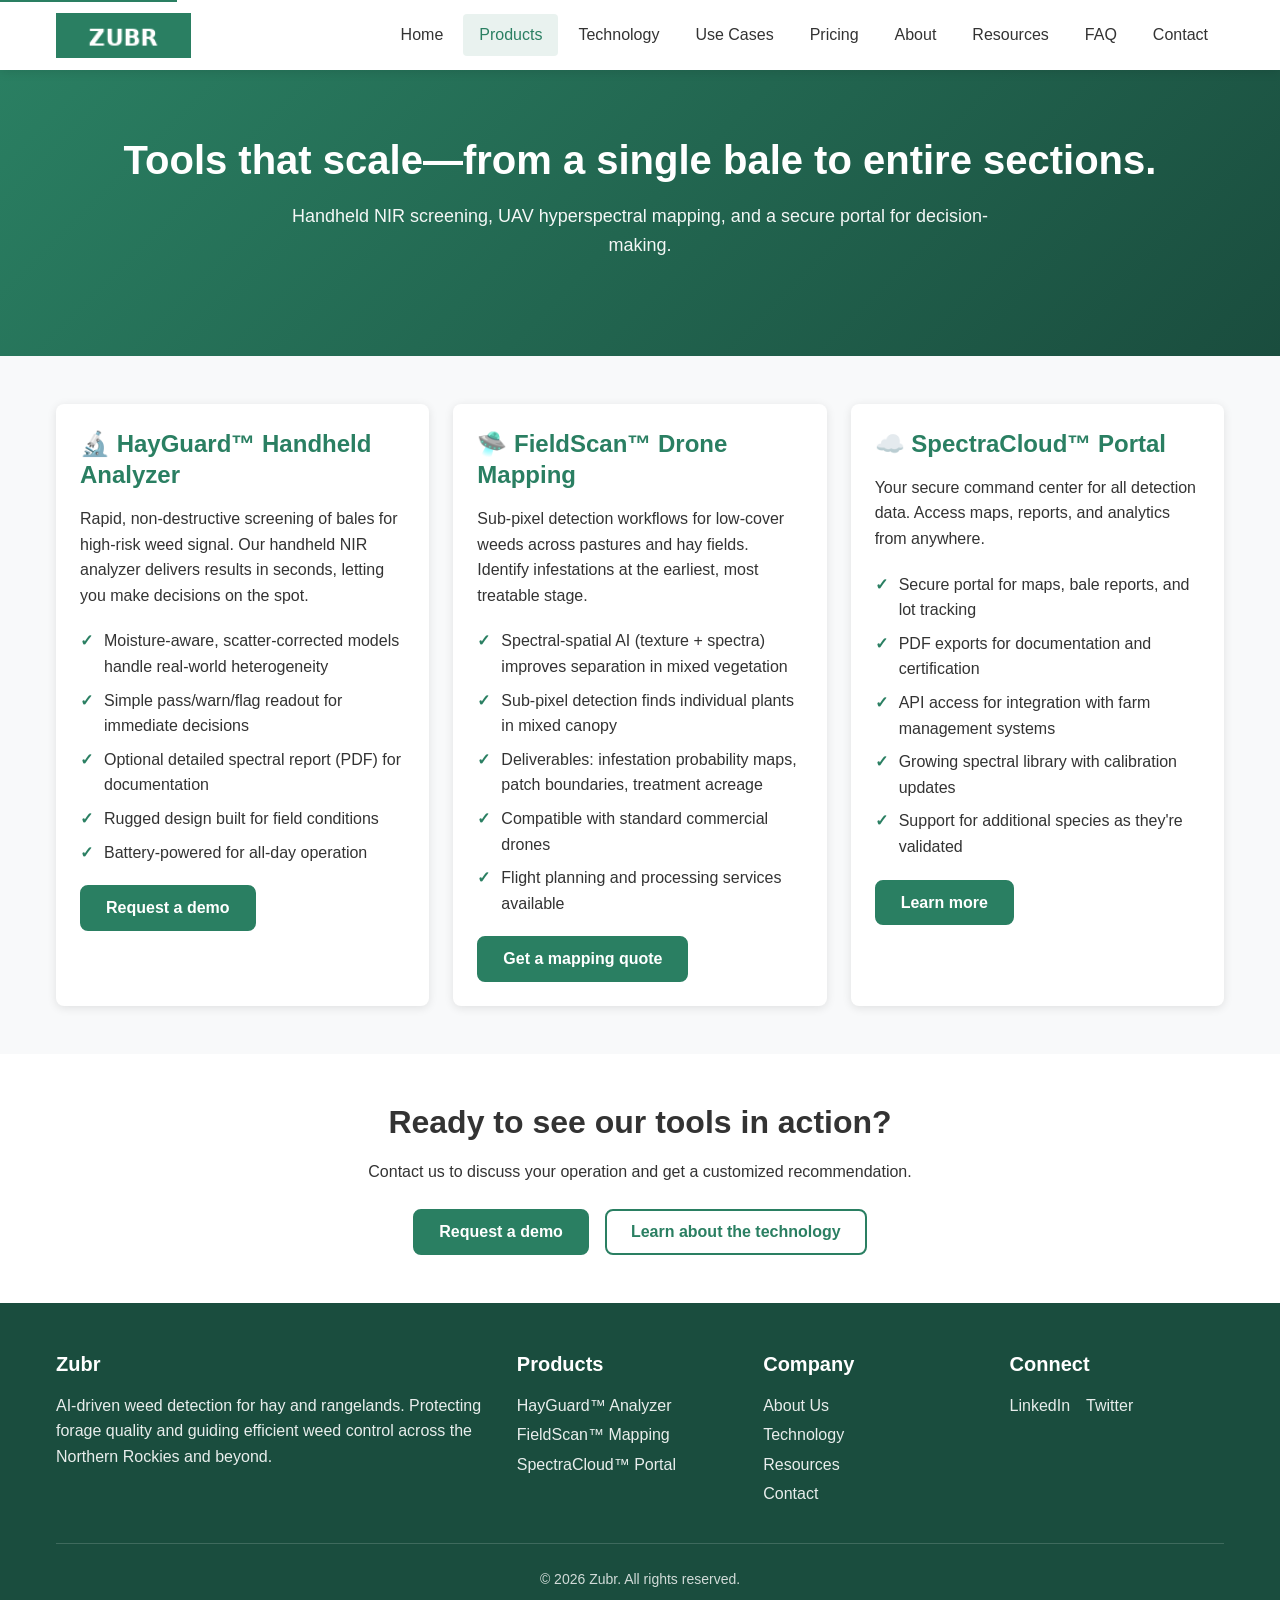
<file: products.html>
<!DOCTYPE html>
<html lang="en">
<head>
    <meta charset="UTF-8">
    <meta name="viewport" content="width=device-width, initial-scale=1.0">
    <meta name="description" content="Zubr products: HayGuard handheld NIR analyzer, FieldScan drone mapping, and SpectraCloud portal for weed detection.">
    <title>Products - Zubr</title>
    <link rel="stylesheet" href="assets/css/styles.css">
    <link rel="icon" type="image/png" href="logo.png">
</head>
<body>
    <a href="#main-content" class="skip-link">Skip to main content</a>
    
    <!-- Header -->
    <header class="header">
        <div class="container">
            <a href="index.html" class="logo">
                <img src="logo.png" alt="Zubr logo">
            </a>
            <button class="hamburger" aria-label="Toggle navigation" aria-expanded="false">
                <span></span>
                <span></span>
                <span></span>
            </button>
            <nav class="nav" aria-hidden="true">
                <ul class="nav-list">
                    <li><a href="index.html" class="nav-link">Home</a></li>
                    <li><a href="products.html" class="nav-link">Products</a></li>
                    <li><a href="technology.html" class="nav-link">Technology</a></li>
                    <li><a href="use-cases.html" class="nav-link">Use Cases</a></li>
                    <li><a href="pricing.html" class="nav-link">Pricing</a></li>
                    <li><a href="about.html" class="nav-link">About</a></li>
                    <li><a href="resources.html" class="nav-link">Resources</a></li>
                    <li><a href="faq.html" class="nav-link">FAQ</a></li>
                    <li><a href="contact.html" class="nav-link">Contact</a></li>
                </ul>
            </nav>
        </div>
    </header>

    <!-- Main Content -->
    <main id="main-content">
        <!-- Hero Section -->
        <section class="hero">
            <div class="container">
                <h1>Tools that scale—from a single bale to entire sections.</h1>
                <p class="subhead">Handheld NIR screening, UAV hyperspectral mapping, and a secure portal for decision-making.</p>
            </div>
        </section>

        <!-- HayGuard Section -->
        <section class="section">
            <div class="container">
                <div class="cards-grid">
                    <div class="card">
                        <h3>🔬 HayGuard™ Handheld Analyzer</h3>
                        <p>Rapid, non-destructive screening of bales for high-risk weed signal. Our handheld NIR analyzer delivers results in seconds, letting you make decisions on the spot.</p>
                        <ul>
                            <li>Moisture-aware, scatter-corrected models handle real-world heterogeneity</li>
                            <li>Simple pass/warn/flag readout for immediate decisions</li>
                            <li>Optional detailed spectral report (PDF) for documentation</li>
                            <li>Rugged design built for field conditions</li>
                            <li>Battery-powered for all-day operation</li>
                        </ul>
                        <a href="contact.html" class="btn btn-accent">Request a demo</a>
                    </div>

                    <div class="card">
                        <h3>🛸 FieldScan™ Drone Mapping</h3>
                        <p>Sub-pixel detection workflows for low-cover weeds across pastures and hay fields. Identify infestations at the earliest, most treatable stage.</p>
                        <ul>
                            <li>Spectral-spatial AI (texture + spectra) improves separation in mixed vegetation</li>
                            <li>Sub-pixel detection finds individual plants in mixed canopy</li>
                            <li>Deliverables: infestation probability maps, patch boundaries, treatment acreage</li>
                            <li>Compatible with standard commercial drones</li>
                            <li>Flight planning and processing services available</li>
                        </ul>
                        <a href="contact.html" class="btn btn-accent">Get a mapping quote</a>
                    </div>

                    <div class="card">
                        <h3>☁️ SpectraCloud™ Portal</h3>
                        <p>Your secure command center for all detection data. Access maps, reports, and analytics from anywhere.</p>
                        <ul>
                            <li>Secure portal for maps, bale reports, and lot tracking</li>
                            <li>PDF exports for documentation and certification</li>
                            <li>API access for integration with farm management systems</li>
                            <li>Growing spectral library with calibration updates</li>
                            <li>Support for additional species as they're validated</li>
                        </ul>
                        <a href="contact.html" class="btn btn-accent">Learn more</a>
                    </div>
                </div>
            </div>
        </section>

        <!-- CTA Section -->
        <section class="section section-light">
            <div class="container text-center">
                <h2>Ready to see our tools in action?</h2>
                <p>Contact us to discuss your operation and get a customized recommendation.</p>
                <div class="hero-buttons" style="margin-top: 1.5rem;">
                    <a href="contact.html" class="btn btn-accent">Request a demo</a>
                    <a href="technology.html" class="btn btn-outline">Learn about the technology</a>
                </div>
            </div>
        </section>
    </main>

    <!-- Footer -->
    <footer class="footer">
        <div class="container">
            <div class="footer-content">
                <div class="footer-section">
                    <h4>Zubr</h4>
                    <p>AI-driven weed detection for hay and rangelands. Protecting forage quality and guiding efficient weed control across the Northern Rockies and beyond.</p>
                </div>
                <div class="footer-section">
                    <h4>Products</h4>
                    <ul class="footer-links">
                        <li><a href="products.html">HayGuard™ Analyzer</a></li>
                        <li><a href="products.html">FieldScan™ Mapping</a></li>
                        <li><a href="products.html">SpectraCloud™ Portal</a></li>
                    </ul>
                </div>
                <div class="footer-section">
                    <h4>Company</h4>
                    <ul class="footer-links">
                        <li><a href="about.html">About Us</a></li>
                        <li><a href="technology.html">Technology</a></li>
                        <li><a href="resources.html">Resources</a></li>
                        <li><a href="contact.html">Contact</a></li>
                    </ul>
                </div>
                <div class="footer-section">
                    <h4>Connect</h4>
                    <div class="social-links">
                        <a href="#" aria-label="LinkedIn">LinkedIn</a>
                        <a href="#" aria-label="Twitter">Twitter</a>
                    </div>
                </div>
            </div>
            <div class="footer-bottom">
                <p>&copy; <span class="current-year">2025</span> Zubr. All rights reserved.</p>
            </div>
        </div>
    </footer>

    <script src="assets/js/main.js"></script>
</body>
</html>
</file>
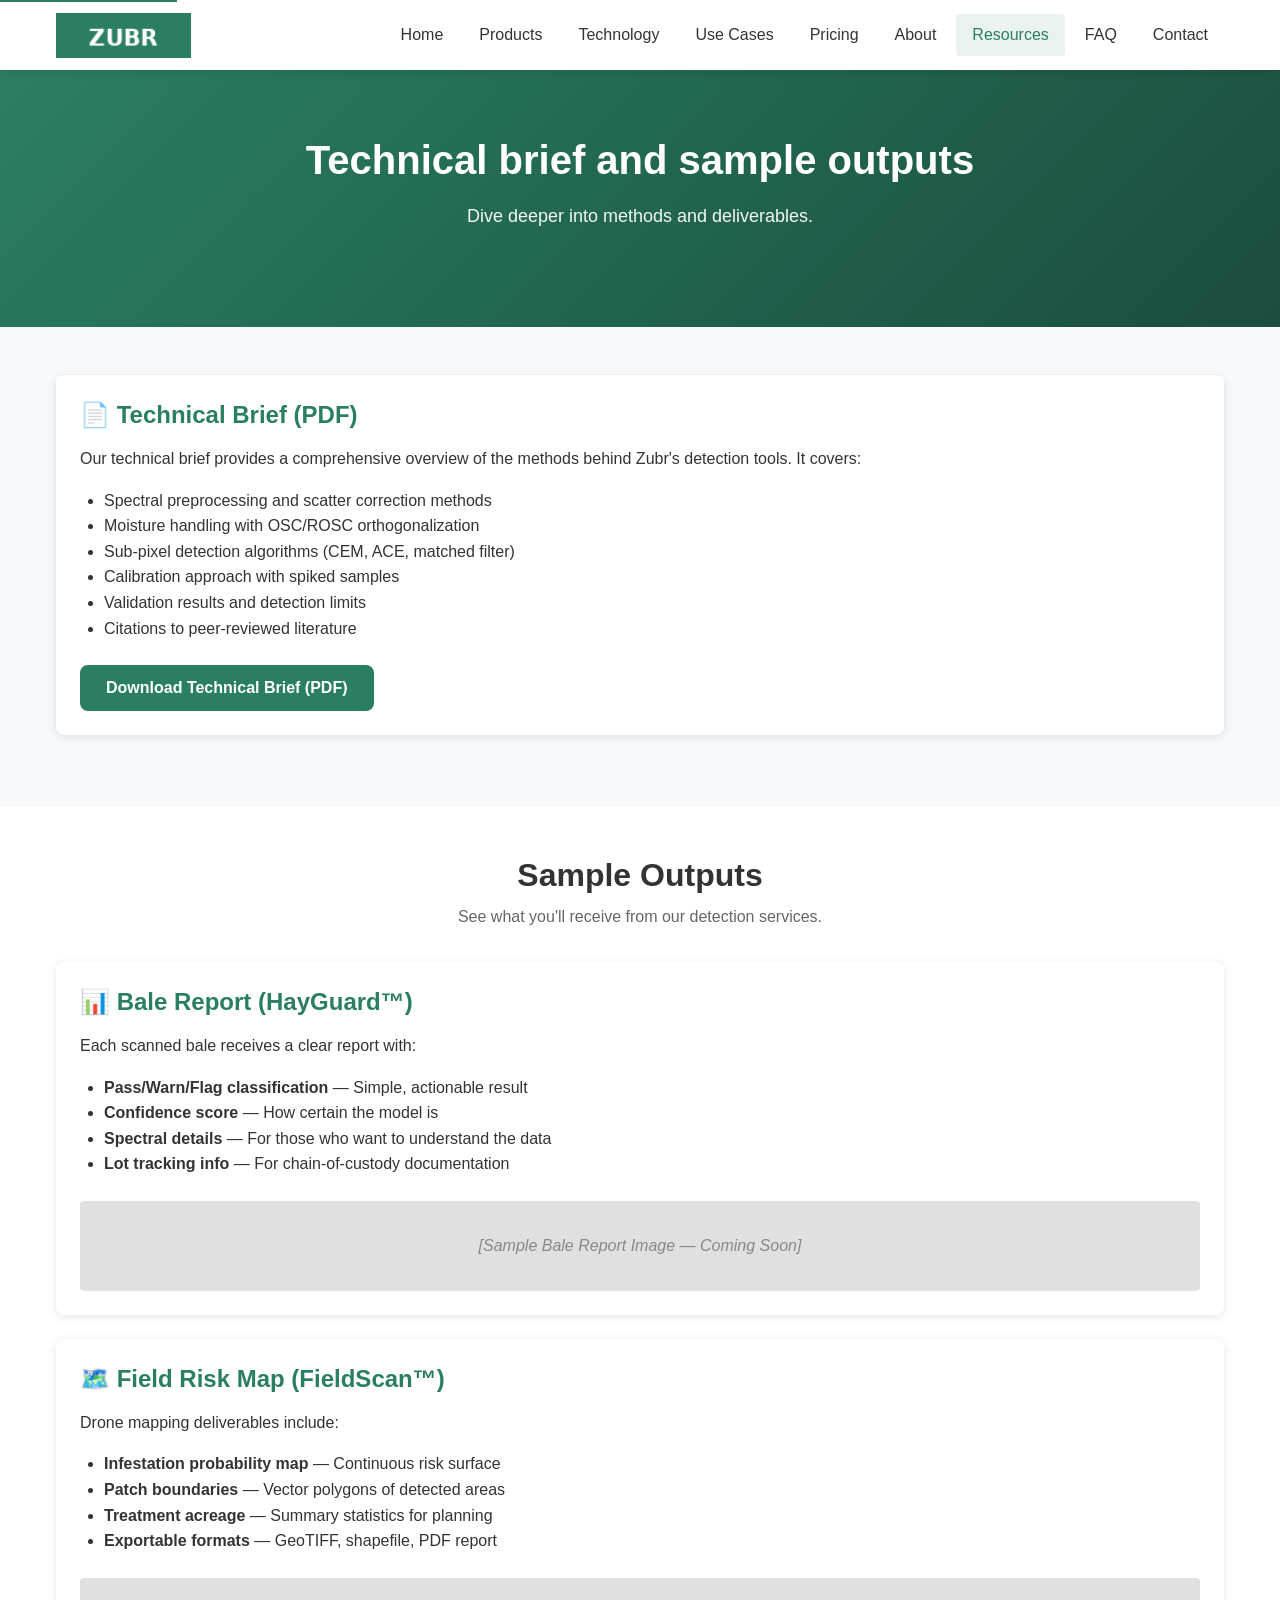
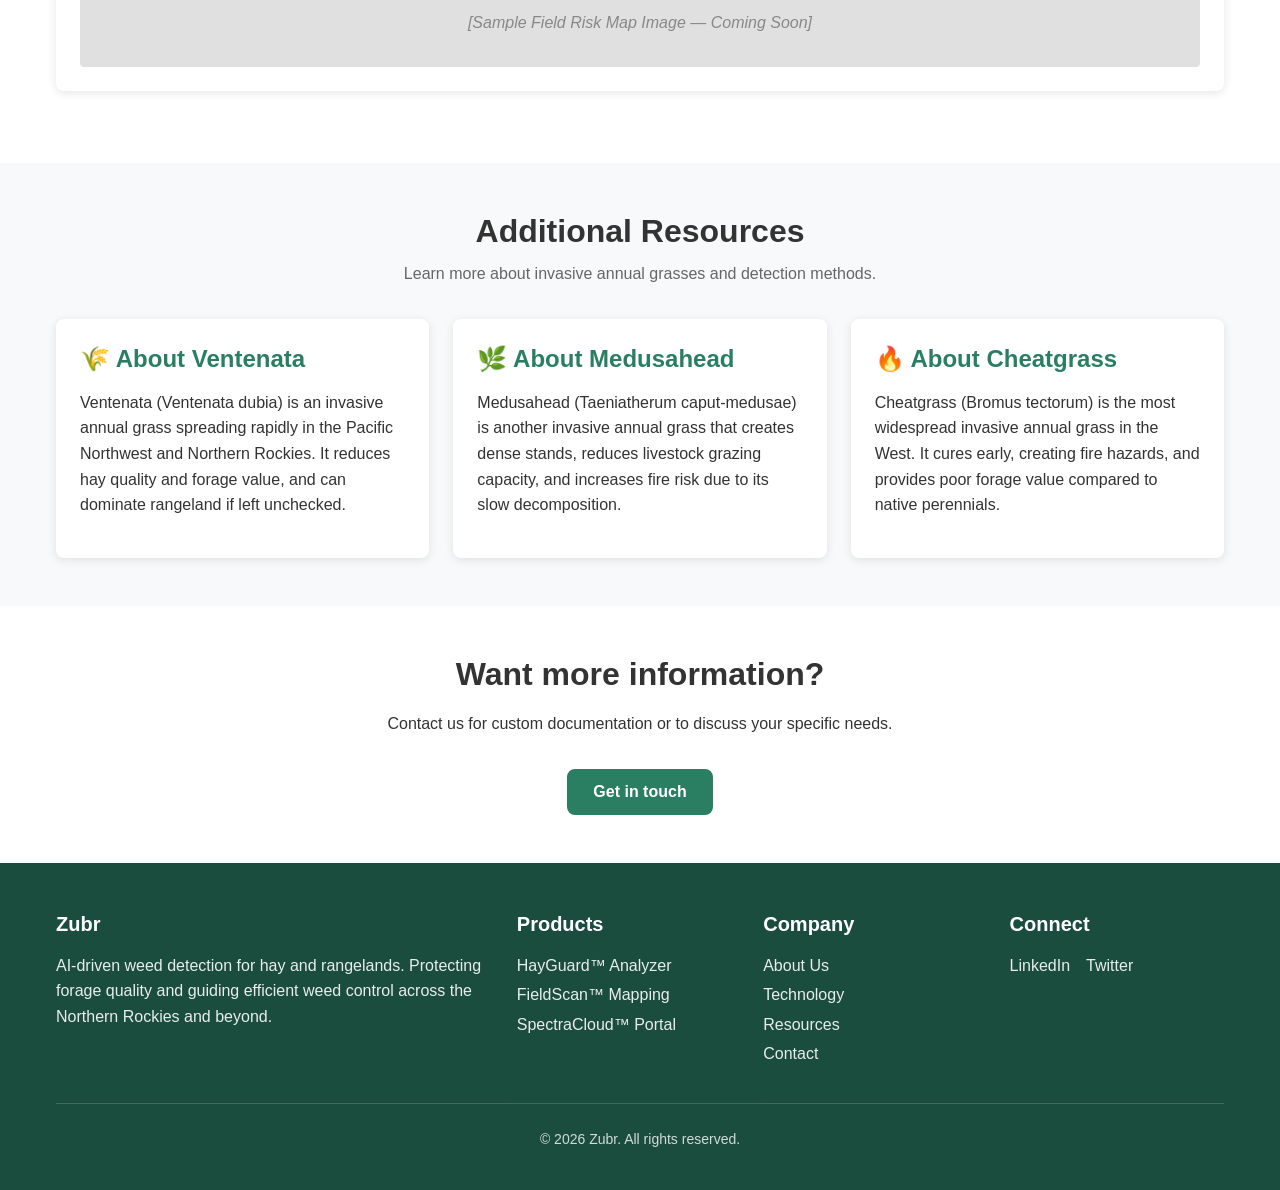
<file: resources.html>
<!DOCTYPE html>
<html lang="en">
<head>
    <meta charset="UTF-8">
    <meta name="viewport" content="width=device-width, initial-scale=1.0">
    <meta name="description" content="Zubr resources: Technical brief, sample outputs, and documentation for weed detection tools.">
    <title>Resources - Zubr</title>
    <link rel="stylesheet" href="assets/css/styles.css">
    <link rel="icon" type="image/png" href="logo.png">
</head>
<body>
    <a href="#main-content" class="skip-link">Skip to main content</a>
    
    <!-- Header -->
    <header class="header">
        <div class="container">
            <a href="index.html" class="logo">
                <img src="logo.png" alt="Zubr logo">
            </a>
            <button class="hamburger" aria-label="Toggle navigation" aria-expanded="false">
                <span></span>
                <span></span>
                <span></span>
            </button>
            <nav class="nav" aria-hidden="true">
                <ul class="nav-list">
                    <li><a href="index.html" class="nav-link">Home</a></li>
                    <li><a href="products.html" class="nav-link">Products</a></li>
                    <li><a href="technology.html" class="nav-link">Technology</a></li>
                    <li><a href="use-cases.html" class="nav-link">Use Cases</a></li>
                    <li><a href="pricing.html" class="nav-link">Pricing</a></li>
                    <li><a href="about.html" class="nav-link">About</a></li>
                    <li><a href="resources.html" class="nav-link">Resources</a></li>
                    <li><a href="faq.html" class="nav-link">FAQ</a></li>
                    <li><a href="contact.html" class="nav-link">Contact</a></li>
                </ul>
            </nav>
        </div>
    </header>

    <!-- Main Content -->
    <main id="main-content">
        <!-- Hero Section -->
        <section class="hero">
            <div class="container">
                <h1>Technical brief and sample outputs</h1>
                <p class="subhead">Dive deeper into methods and deliverables.</p>
            </div>
        </section>

        <!-- Technical Brief Section -->
        <section class="section">
            <div class="container">
                <div class="resource-card">
                    <h3>📄 Technical Brief (PDF)</h3>
                    <p>Our technical brief provides a comprehensive overview of the methods behind Zubr's detection tools. It covers:</p>
                    <ul style="margin-left: 1.5rem; margin-bottom: 1.5rem;">
                        <li>Spectral preprocessing and scatter correction methods</li>
                        <li>Moisture handling with OSC/ROSC orthogonalization</li>
                        <li>Sub-pixel detection algorithms (CEM, ACE, matched filter)</li>
                        <li>Calibration approach with spiked samples</li>
                        <li>Validation results and detection limits</li>
                        <li>Citations to peer-reviewed literature</li>
                    </ul>
                    <a href="technical-brief.pdf" class="btn btn-accent">Download Technical Brief (PDF)</a>
                </div>
            </div>
        </section>

        <!-- Sample Outputs Section -->
        <section class="section section-light">
            <div class="container">
                <div class="section-title">
                    <h2>Sample Outputs</h2>
                    <p>See what you'll receive from our detection services.</p>
                </div>
                
                <div class="resource-card">
                    <h3>📊 Bale Report (HayGuard™)</h3>
                    <p>Each scanned bale receives a clear report with:</p>
                    <ul style="margin-left: 1.5rem; margin-bottom: 1.5rem;">
                        <li><strong>Pass/Warn/Flag classification</strong> — Simple, actionable result</li>
                        <li><strong>Confidence score</strong> — How certain the model is</li>
                        <li><strong>Spectral details</strong> — For those who want to understand the data</li>
                        <li><strong>Lot tracking info</strong> — For chain-of-custody documentation</li>
                    </ul>
                    <div class="placeholder-image">
                        [Sample Bale Report Image — Coming Soon]
                    </div>
                </div>

                <div class="resource-card">
                    <h3>🗺️ Field Risk Map (FieldScan™)</h3>
                    <p>Drone mapping deliverables include:</p>
                    <ul style="margin-left: 1.5rem; margin-bottom: 1.5rem;">
                        <li><strong>Infestation probability map</strong> — Continuous risk surface</li>
                        <li><strong>Patch boundaries</strong> — Vector polygons of detected areas</li>
                        <li><strong>Treatment acreage</strong> — Summary statistics for planning</li>
                        <li><strong>Exportable formats</strong> — GeoTIFF, shapefile, PDF report</li>
                    </ul>
                    <div class="placeholder-image">
                        [Sample Field Risk Map Image — Coming Soon]
                    </div>
                </div>
            </div>
        </section>

        <!-- Additional Resources Section -->
        <section class="section">
            <div class="container">
                <div class="section-title">
                    <h2>Additional Resources</h2>
                    <p>Learn more about invasive annual grasses and detection methods.</p>
                </div>
                <div class="cards-grid">
                    <div class="card">
                        <h3>🌾 About Ventenata</h3>
                        <p>Ventenata (Ventenata dubia) is an invasive annual grass spreading rapidly in the Pacific Northwest and Northern Rockies. It reduces hay quality and forage value, and can dominate rangeland if left unchecked.</p>
                    </div>
                    <div class="card">
                        <h3>🌿 About Medusahead</h3>
                        <p>Medusahead (Taeniatherum caput-medusae) is another invasive annual grass that creates dense stands, reduces livestock grazing capacity, and increases fire risk due to its slow decomposition.</p>
                    </div>
                    <div class="card">
                        <h3>🔥 About Cheatgrass</h3>
                        <p>Cheatgrass (Bromus tectorum) is the most widespread invasive annual grass in the West. It cures early, creating fire hazards, and provides poor forage value compared to native perennials.</p>
                    </div>
                </div>
            </div>
        </section>

        <!-- CTA Section -->
        <section class="section section-light">
            <div class="container text-center">
                <h2>Want more information?</h2>
                <p>Contact us for custom documentation or to discuss your specific needs.</p>
                <a href="contact.html" class="btn btn-accent" style="margin-top: 1rem;">Get in touch</a>
            </div>
        </section>
    </main>

    <!-- Footer -->
    <footer class="footer">
        <div class="container">
            <div class="footer-content">
                <div class="footer-section">
                    <h4>Zubr</h4>
                    <p>AI-driven weed detection for hay and rangelands. Protecting forage quality and guiding efficient weed control across the Northern Rockies and beyond.</p>
                </div>
                <div class="footer-section">
                    <h4>Products</h4>
                    <ul class="footer-links">
                        <li><a href="products.html">HayGuard™ Analyzer</a></li>
                        <li><a href="products.html">FieldScan™ Mapping</a></li>
                        <li><a href="products.html">SpectraCloud™ Portal</a></li>
                    </ul>
                </div>
                <div class="footer-section">
                    <h4>Company</h4>
                    <ul class="footer-links">
                        <li><a href="about.html">About Us</a></li>
                        <li><a href="technology.html">Technology</a></li>
                        <li><a href="resources.html">Resources</a></li>
                        <li><a href="contact.html">Contact</a></li>
                    </ul>
                </div>
                <div class="footer-section">
                    <h4>Connect</h4>
                    <div class="social-links">
                        <a href="#" aria-label="LinkedIn">LinkedIn</a>
                        <a href="#" aria-label="Twitter">Twitter</a>
                    </div>
                </div>
            </div>
            <div class="footer-bottom">
                <p>&copy; <span class="current-year">2025</span> Zubr. All rights reserved.</p>
            </div>
        </div>
    </footer>

    <script src="assets/js/main.js"></script>
</body>
</html>
</file>
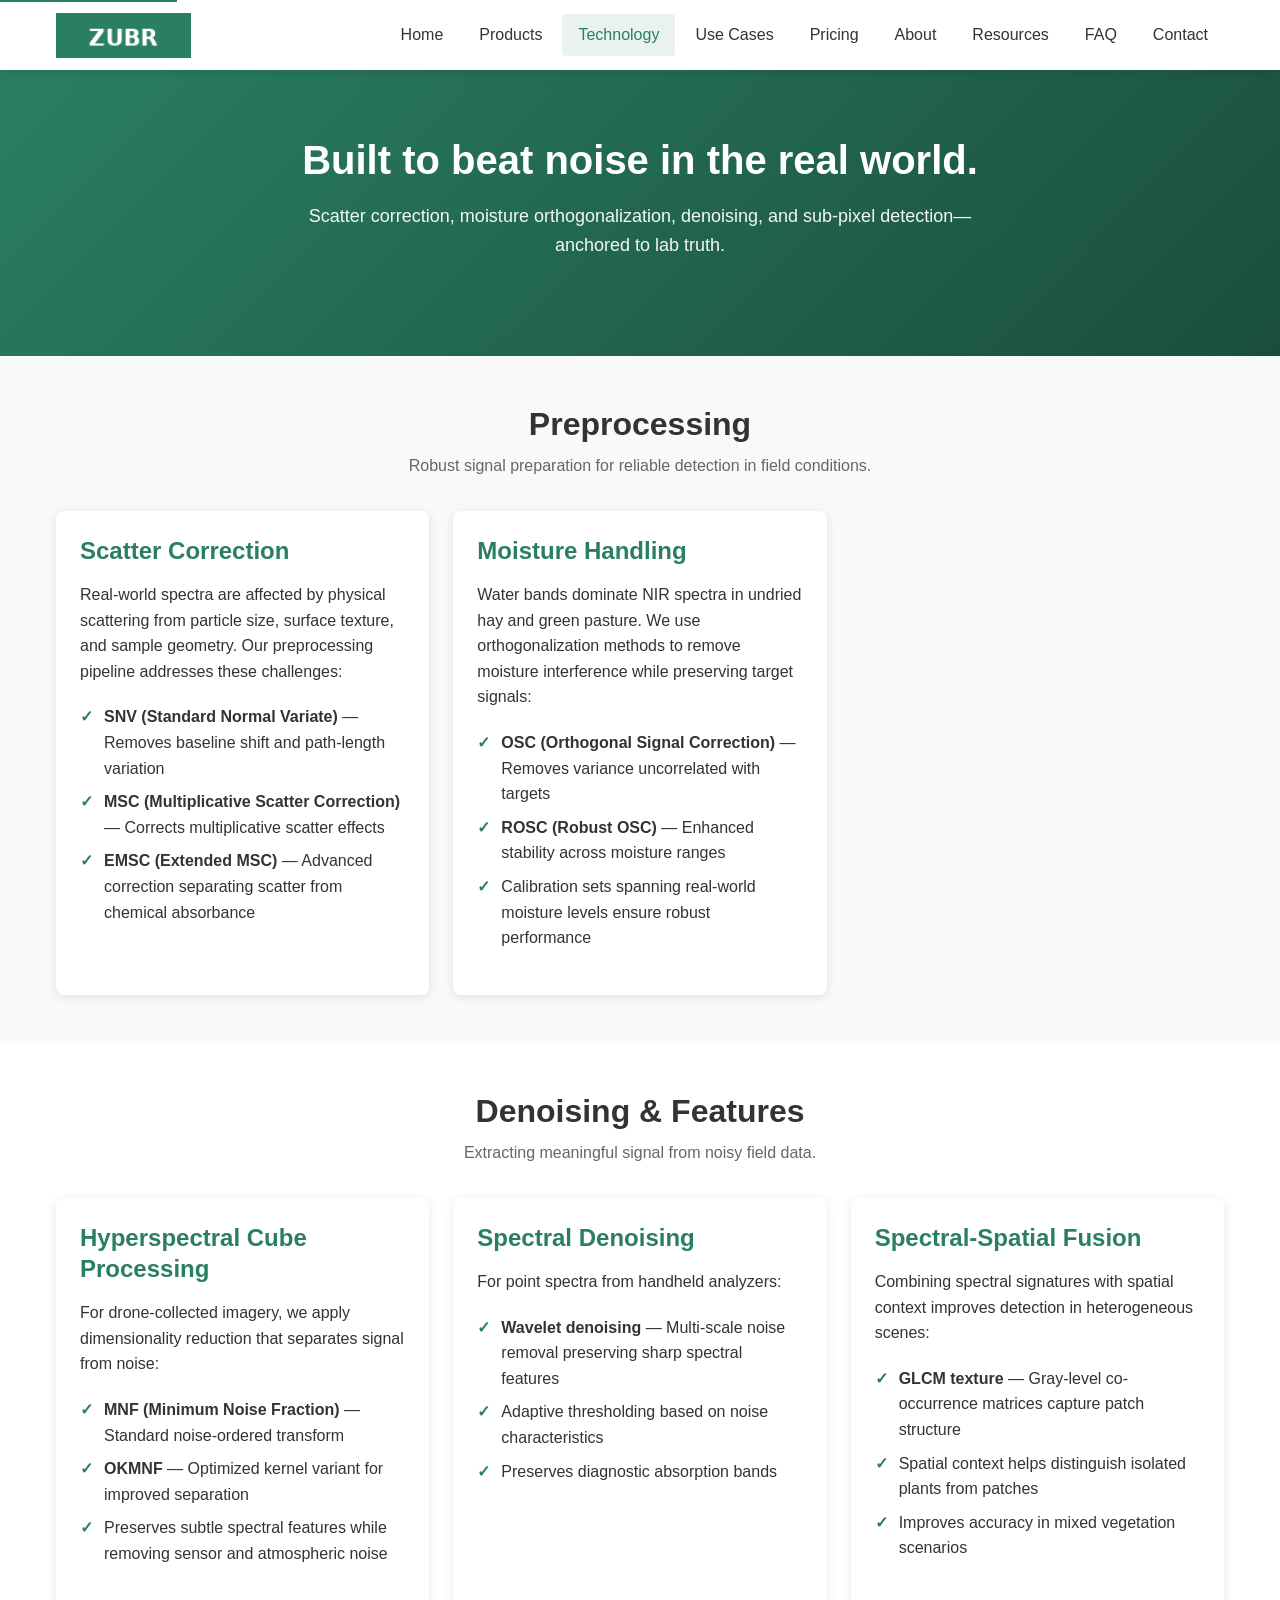
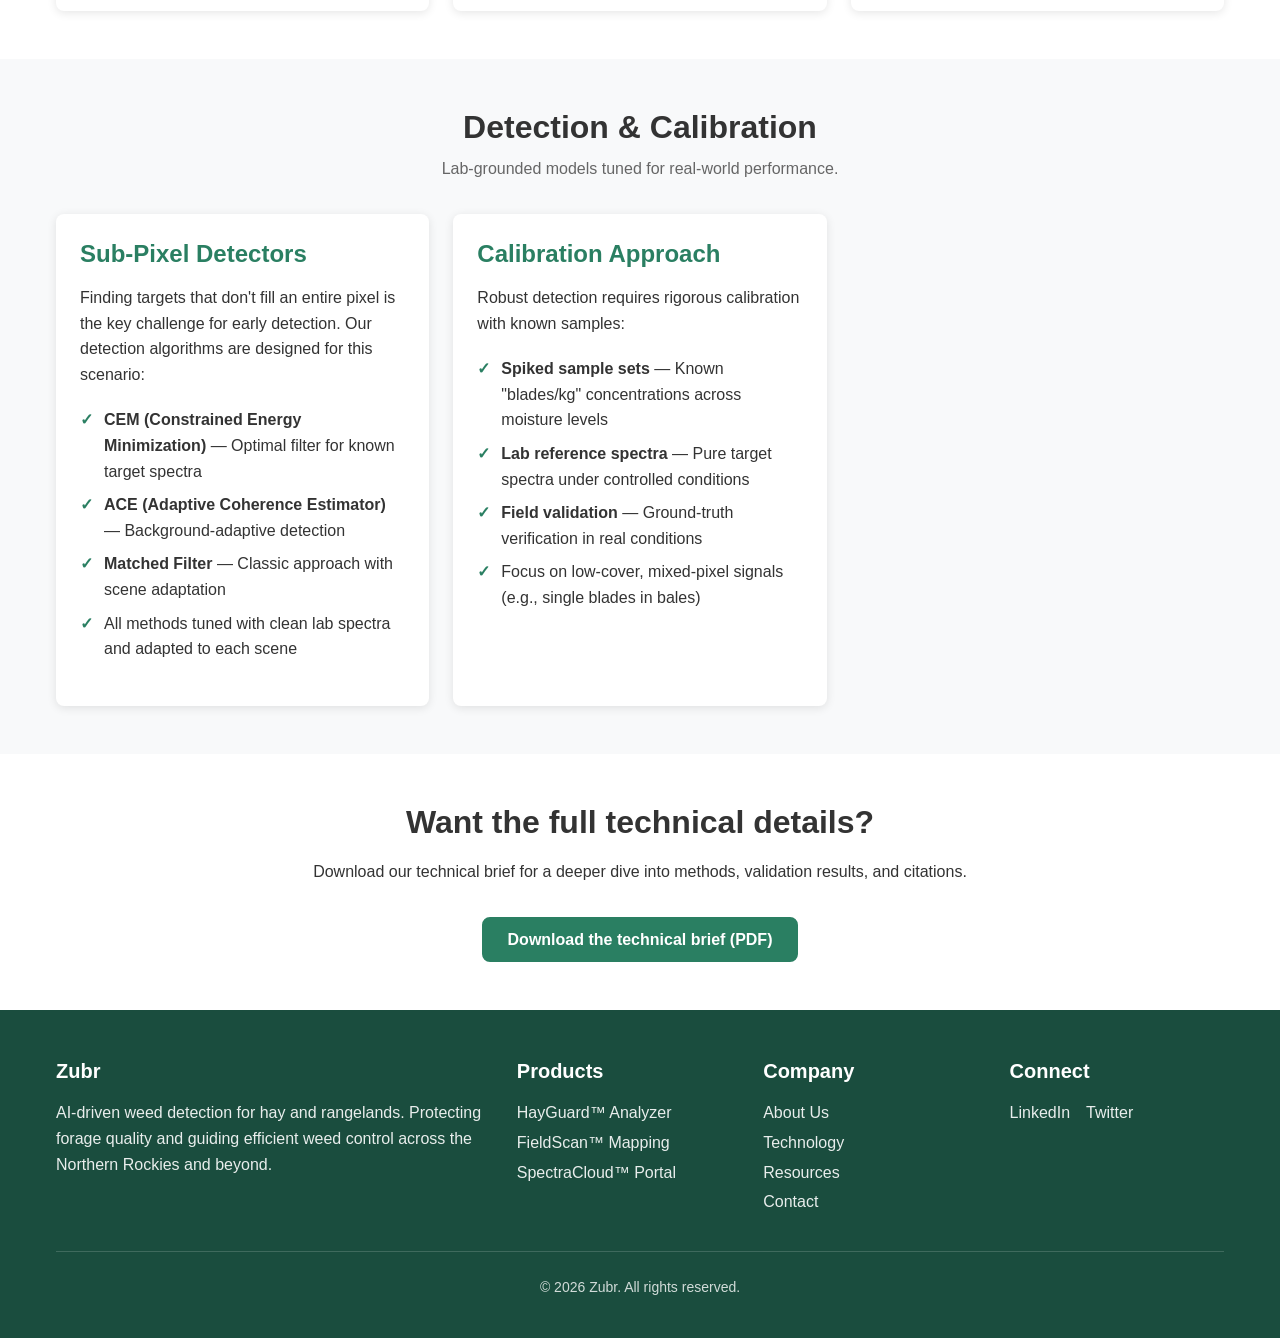
<file: technology.html>
<!DOCTYPE html>
<html lang="en">
<head>
    <meta charset="UTF-8">
    <meta name="viewport" content="width=device-width, initial-scale=1.0">
    <meta name="description" content="Zubr technology: Scatter correction, moisture handling, denoising, and sub-pixel detection anchored to lab truth.">
    <title>Technology - Zubr</title>
    <link rel="stylesheet" href="assets/css/styles.css">
    <link rel="icon" type="image/png" href="logo.png">
</head>
<body>
    <a href="#main-content" class="skip-link">Skip to main content</a>
    
    <!-- Header -->
    <header class="header">
        <div class="container">
            <a href="index.html" class="logo">
                <img src="logo.png" alt="Zubr logo">
            </a>
            <button class="hamburger" aria-label="Toggle navigation" aria-expanded="false">
                <span></span>
                <span></span>
                <span></span>
            </button>
            <nav class="nav" aria-hidden="true">
                <ul class="nav-list">
                    <li><a href="index.html" class="nav-link">Home</a></li>
                    <li><a href="products.html" class="nav-link">Products</a></li>
                    <li><a href="technology.html" class="nav-link">Technology</a></li>
                    <li><a href="use-cases.html" class="nav-link">Use Cases</a></li>
                    <li><a href="pricing.html" class="nav-link">Pricing</a></li>
                    <li><a href="about.html" class="nav-link">About</a></li>
                    <li><a href="resources.html" class="nav-link">Resources</a></li>
                    <li><a href="faq.html" class="nav-link">FAQ</a></li>
                    <li><a href="contact.html" class="nav-link">Contact</a></li>
                </ul>
            </nav>
        </div>
    </header>

    <!-- Main Content -->
    <main id="main-content">
        <!-- Hero Section -->
        <section class="hero">
            <div class="container">
                <h1>Built to beat noise in the real world.</h1>
                <p class="subhead">Scatter correction, moisture orthogonalization, denoising, and sub-pixel detection—anchored to lab truth.</p>
            </div>
        </section>

        <!-- Preprocessing Section -->
        <section class="section">
            <div class="container">
                <div class="section-title">
                    <h2>Preprocessing</h2>
                    <p>Robust signal preparation for reliable detection in field conditions.</p>
                </div>
                <div class="cards-grid">
                    <div class="card">
                        <h3>Scatter Correction</h3>
                        <p>Real-world spectra are affected by physical scattering from particle size, surface texture, and sample geometry. Our preprocessing pipeline addresses these challenges:</p>
                        <ul>
                            <li><strong>SNV (Standard Normal Variate)</strong> — Removes baseline shift and path-length variation</li>
                            <li><strong>MSC (Multiplicative Scatter Correction)</strong> — Corrects multiplicative scatter effects</li>
                            <li><strong>EMSC (Extended MSC)</strong> — Advanced correction separating scatter from chemical absorbance</li>
                        </ul>
                    </div>
                    <div class="card">
                        <h3>Moisture Handling</h3>
                        <p>Water bands dominate NIR spectra in undried hay and green pasture. We use orthogonalization methods to remove moisture interference while preserving target signals:</p>
                        <ul>
                            <li><strong>OSC (Orthogonal Signal Correction)</strong> — Removes variance uncorrelated with targets</li>
                            <li><strong>ROSC (Robust OSC)</strong> — Enhanced stability across moisture ranges</li>
                            <li>Calibration sets spanning real-world moisture levels ensure robust performance</li>
                        </ul>
                    </div>
                </div>
            </div>
        </section>

        <!-- Denoising Section -->
        <section class="section section-light">
            <div class="container">
                <div class="section-title">
                    <h2>Denoising & Features</h2>
                    <p>Extracting meaningful signal from noisy field data.</p>
                </div>
                <div class="cards-grid">
                    <div class="card">
                        <h3>Hyperspectral Cube Processing</h3>
                        <p>For drone-collected imagery, we apply dimensionality reduction that separates signal from noise:</p>
                        <ul>
                            <li><strong>MNF (Minimum Noise Fraction)</strong> — Standard noise-ordered transform</li>
                            <li><strong>OKMNF</strong> — Optimized kernel variant for improved separation</li>
                            <li>Preserves subtle spectral features while removing sensor and atmospheric noise</li>
                        </ul>
                    </div>
                    <div class="card">
                        <h3>Spectral Denoising</h3>
                        <p>For point spectra from handheld analyzers:</p>
                        <ul>
                            <li><strong>Wavelet denoising</strong> — Multi-scale noise removal preserving sharp spectral features</li>
                            <li>Adaptive thresholding based on noise characteristics</li>
                            <li>Preserves diagnostic absorption bands</li>
                        </ul>
                    </div>
                    <div class="card">
                        <h3>Spectral-Spatial Fusion</h3>
                        <p>Combining spectral signatures with spatial context improves detection in heterogeneous scenes:</p>
                        <ul>
                            <li><strong>GLCM texture</strong> — Gray-level co-occurrence matrices capture patch structure</li>
                            <li>Spatial context helps distinguish isolated plants from patches</li>
                            <li>Improves accuracy in mixed vegetation scenarios</li>
                        </ul>
                    </div>
                </div>
            </div>
        </section>

        <!-- Detection Section -->
        <section class="section">
            <div class="container">
                <div class="section-title">
                    <h2>Detection & Calibration</h2>
                    <p>Lab-grounded models tuned for real-world performance.</p>
                </div>
                <div class="cards-grid">
                    <div class="card">
                        <h3>Sub-Pixel Detectors</h3>
                        <p>Finding targets that don't fill an entire pixel is the key challenge for early detection. Our detection algorithms are designed for this scenario:</p>
                        <ul>
                            <li><strong>CEM (Constrained Energy Minimization)</strong> — Optimal filter for known target spectra</li>
                            <li><strong>ACE (Adaptive Coherence Estimator)</strong> — Background-adaptive detection</li>
                            <li><strong>Matched Filter</strong> — Classic approach with scene adaptation</li>
                            <li>All methods tuned with clean lab spectra and adapted to each scene</li>
                        </ul>
                    </div>
                    <div class="card">
                        <h3>Calibration Approach</h3>
                        <p>Robust detection requires rigorous calibration with known samples:</p>
                        <ul>
                            <li><strong>Spiked sample sets</strong> — Known "blades/kg" concentrations across moisture levels</li>
                            <li><strong>Lab reference spectra</strong> — Pure target spectra under controlled conditions</li>
                            <li><strong>Field validation</strong> — Ground-truth verification in real conditions</li>
                            <li>Focus on low-cover, mixed-pixel signals (e.g., single blades in bales)</li>
                        </ul>
                    </div>
                </div>
            </div>
        </section>

        <!-- Technical Brief CTA -->
        <section class="section section-light">
            <div class="container text-center">
                <h2>Want the full technical details?</h2>
                <p>Download our technical brief for a deeper dive into methods, validation results, and citations.</p>
                <a href="technical-brief.pdf" class="btn btn-accent" style="margin-top: 1rem;">Download the technical brief (PDF)</a>
            </div>
        </section>
    </main>

    <!-- Footer -->
    <footer class="footer">
        <div class="container">
            <div class="footer-content">
                <div class="footer-section">
                    <h4>Zubr</h4>
                    <p>AI-driven weed detection for hay and rangelands. Protecting forage quality and guiding efficient weed control across the Northern Rockies and beyond.</p>
                </div>
                <div class="footer-section">
                    <h4>Products</h4>
                    <ul class="footer-links">
                        <li><a href="products.html">HayGuard™ Analyzer</a></li>
                        <li><a href="products.html">FieldScan™ Mapping</a></li>
                        <li><a href="products.html">SpectraCloud™ Portal</a></li>
                    </ul>
                </div>
                <div class="footer-section">
                    <h4>Company</h4>
                    <ul class="footer-links">
                        <li><a href="about.html">About Us</a></li>
                        <li><a href="technology.html">Technology</a></li>
                        <li><a href="resources.html">Resources</a></li>
                        <li><a href="contact.html">Contact</a></li>
                    </ul>
                </div>
                <div class="footer-section">
                    <h4>Connect</h4>
                    <div class="social-links">
                        <a href="#" aria-label="LinkedIn">LinkedIn</a>
                        <a href="#" aria-label="Twitter">Twitter</a>
                    </div>
                </div>
            </div>
            <div class="footer-bottom">
                <p>&copy; <span class="current-year">2025</span> Zubr. All rights reserved.</p>
            </div>
        </div>
    </footer>

    <script src="assets/js/main.js"></script>
</body>
</html>
</file>
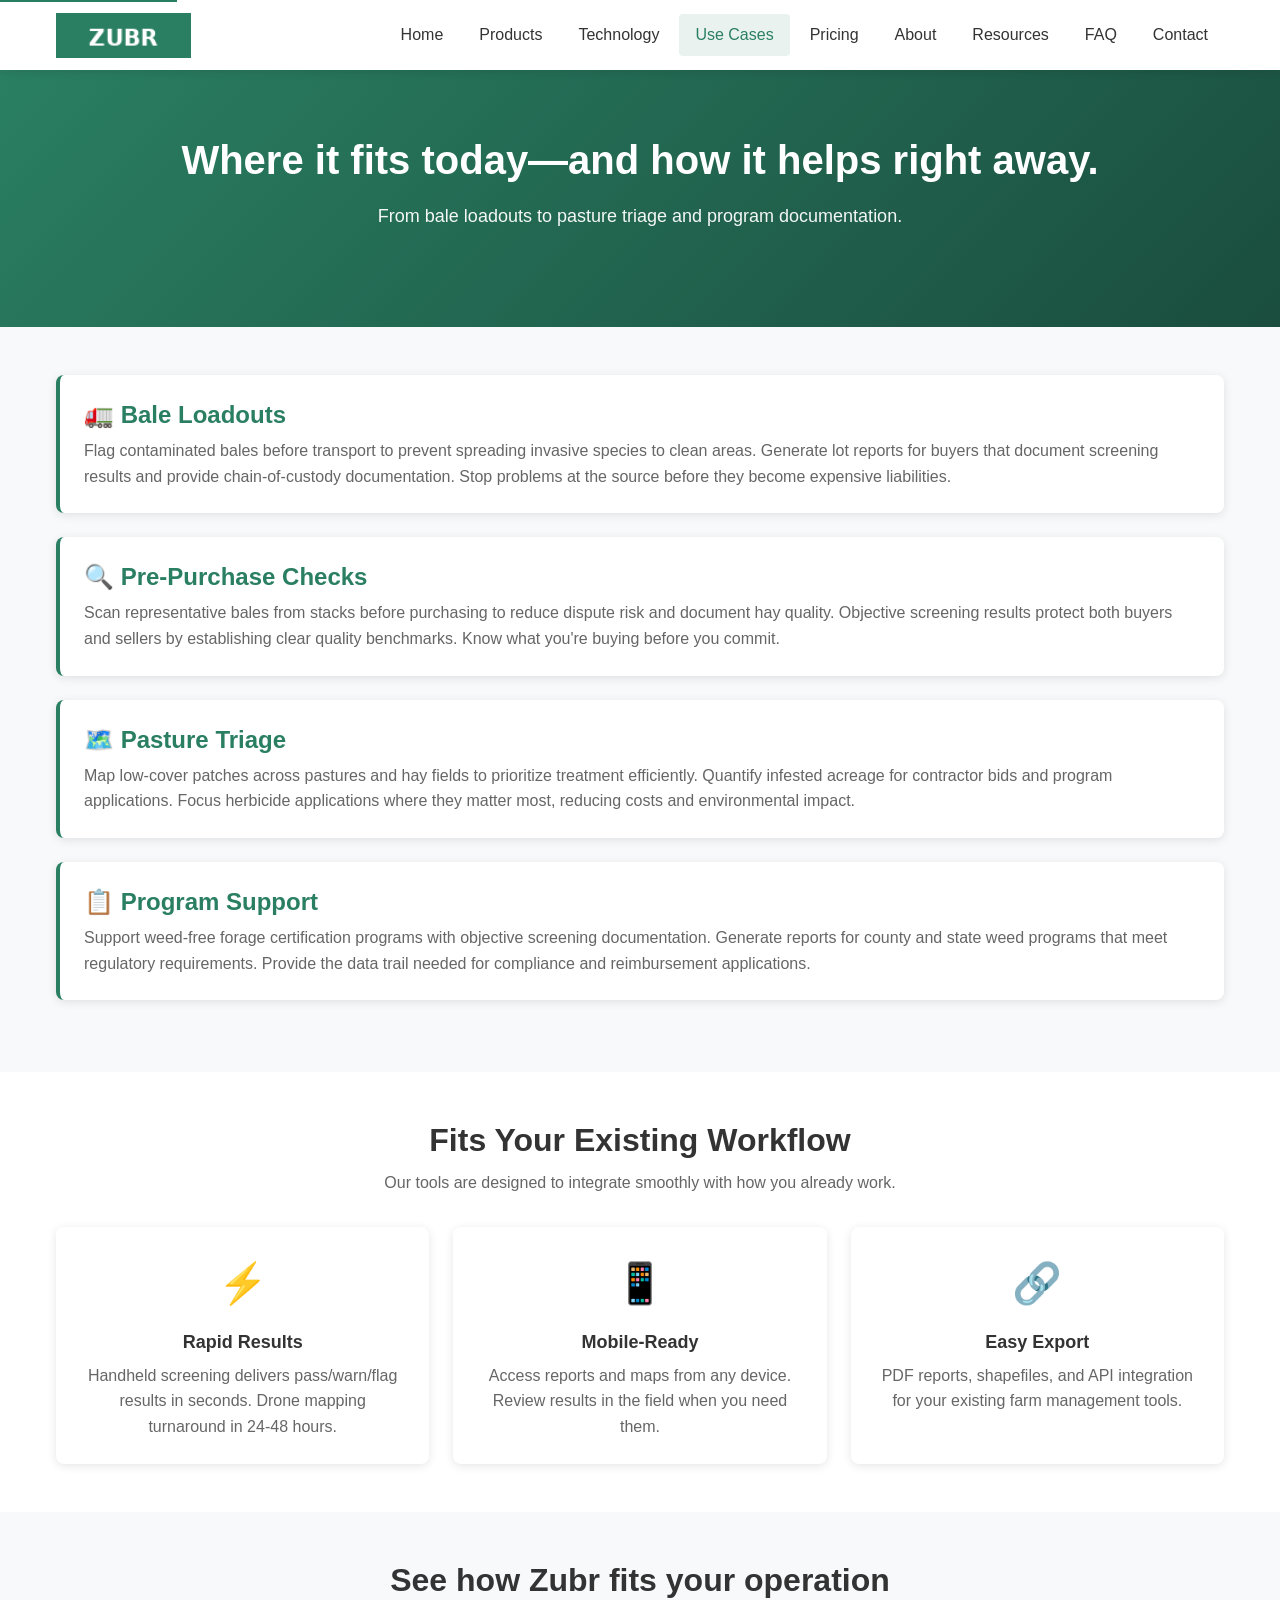
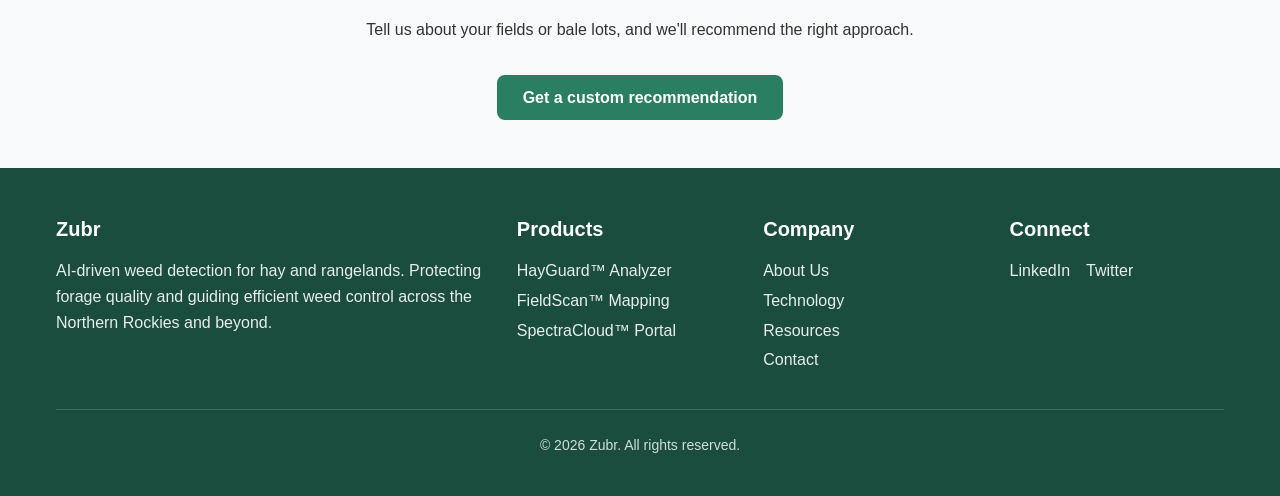
<file: use-cases.html>
<!DOCTYPE html>
<html lang="en">
<head>
    <meta charset="UTF-8">
    <meta name="viewport" content="width=device-width, initial-scale=1.0">
    <meta name="description" content="Zubr use cases: Bale loadouts, pre-purchase checks, pasture triage, and weed program support.">
    <title>Use Cases - Zubr</title>
    <link rel="stylesheet" href="assets/css/styles.css">
    <link rel="icon" type="image/png" href="logo.png">
</head>
<body>
    <a href="#main-content" class="skip-link">Skip to main content</a>
    
    <!-- Header -->
    <header class="header">
        <div class="container">
            <a href="index.html" class="logo">
                <img src="logo.png" alt="Zubr logo">
            </a>
            <button class="hamburger" aria-label="Toggle navigation" aria-expanded="false">
                <span></span>
                <span></span>
                <span></span>
            </button>
            <nav class="nav" aria-hidden="true">
                <ul class="nav-list">
                    <li><a href="index.html" class="nav-link">Home</a></li>
                    <li><a href="products.html" class="nav-link">Products</a></li>
                    <li><a href="technology.html" class="nav-link">Technology</a></li>
                    <li><a href="use-cases.html" class="nav-link">Use Cases</a></li>
                    <li><a href="pricing.html" class="nav-link">Pricing</a></li>
                    <li><a href="about.html" class="nav-link">About</a></li>
                    <li><a href="resources.html" class="nav-link">Resources</a></li>
                    <li><a href="faq.html" class="nav-link">FAQ</a></li>
                    <li><a href="contact.html" class="nav-link">Contact</a></li>
                </ul>
            </nav>
        </div>
    </header>

    <!-- Main Content -->
    <main id="main-content">
        <!-- Hero Section -->
        <section class="hero">
            <div class="container">
                <h1>Where it fits today—and how it helps right away.</h1>
                <p class="subhead">From bale loadouts to pasture triage and program documentation.</p>
            </div>
        </section>

        <!-- Use Cases Section -->
        <section class="section">
            <div class="container">
                <div class="use-case">
                    <h3>🚛 Bale Loadouts</h3>
                    <p>Flag contaminated bales before transport to prevent spreading invasive species to clean areas. Generate lot reports for buyers that document screening results and provide chain-of-custody documentation. Stop problems at the source before they become expensive liabilities.</p>
                </div>

                <div class="use-case">
                    <h3>🔍 Pre-Purchase Checks</h3>
                    <p>Scan representative bales from stacks before purchasing to reduce dispute risk and document hay quality. Objective screening results protect both buyers and sellers by establishing clear quality benchmarks. Know what you're buying before you commit.</p>
                </div>

                <div class="use-case">
                    <h3>🗺️ Pasture Triage</h3>
                    <p>Map low-cover patches across pastures and hay fields to prioritize treatment efficiently. Quantify infested acreage for contractor bids and program applications. Focus herbicide applications where they matter most, reducing costs and environmental impact.</p>
                </div>

                <div class="use-case">
                    <h3>📋 Program Support</h3>
                    <p>Support weed-free forage certification programs with objective screening documentation. Generate reports for county and state weed programs that meet regulatory requirements. Provide the data trail needed for compliance and reimbursement applications.</p>
                </div>
            </div>
        </section>

        <!-- Integration Section -->
        <section class="section section-light">
            <div class="container">
                <div class="section-title">
                    <h2>Fits Your Existing Workflow</h2>
                    <p>Our tools are designed to integrate smoothly with how you already work.</p>
                </div>
                <div class="benefits-grid">
                    <div class="benefit-card">
                        <div class="benefit-icon">⚡</div>
                        <h3>Rapid Results</h3>
                        <p>Handheld screening delivers pass/warn/flag results in seconds. Drone mapping turnaround in 24-48 hours.</p>
                    </div>
                    <div class="benefit-card">
                        <div class="benefit-icon">📱</div>
                        <h3>Mobile-Ready</h3>
                        <p>Access reports and maps from any device. Review results in the field when you need them.</p>
                    </div>
                    <div class="benefit-card">
                        <div class="benefit-icon">🔗</div>
                        <h3>Easy Export</h3>
                        <p>PDF reports, shapefiles, and API integration for your existing farm management tools.</p>
                    </div>
                </div>
            </div>
        </section>

        <!-- CTA Section -->
        <section class="section">
            <div class="container text-center">
                <h2>See how Zubr fits your operation</h2>
                <p>Tell us about your fields or bale lots, and we'll recommend the right approach.</p>
                <a href="contact.html" class="btn btn-accent" style="margin-top: 1rem;">Get a custom recommendation</a>
            </div>
        </section>
    </main>

    <!-- Footer -->
    <footer class="footer">
        <div class="container">
            <div class="footer-content">
                <div class="footer-section">
                    <h4>Zubr</h4>
                    <p>AI-driven weed detection for hay and rangelands. Protecting forage quality and guiding efficient weed control across the Northern Rockies and beyond.</p>
                </div>
                <div class="footer-section">
                    <h4>Products</h4>
                    <ul class="footer-links">
                        <li><a href="products.html">HayGuard™ Analyzer</a></li>
                        <li><a href="products.html">FieldScan™ Mapping</a></li>
                        <li><a href="products.html">SpectraCloud™ Portal</a></li>
                    </ul>
                </div>
                <div class="footer-section">
                    <h4>Company</h4>
                    <ul class="footer-links">
                        <li><a href="about.html">About Us</a></li>
                        <li><a href="technology.html">Technology</a></li>
                        <li><a href="resources.html">Resources</a></li>
                        <li><a href="contact.html">Contact</a></li>
                    </ul>
                </div>
                <div class="footer-section">
                    <h4>Connect</h4>
                    <div class="social-links">
                        <a href="#" aria-label="LinkedIn">LinkedIn</a>
                        <a href="#" aria-label="Twitter">Twitter</a>
                    </div>
                </div>
            </div>
            <div class="footer-bottom">
                <p>&copy; <span class="current-year">2025</span> Zubr. All rights reserved.</p>
            </div>
        </div>
    </footer>

    <script src="assets/js/main.js"></script>
</body>
</html>
</file>
<file: assets/css/styles.css>
/* Zubr Website Styles */
/* Mobile-first, responsive design */

/* CSS Reset & Base Styles */
*, *::before, *::after {
    box-sizing: border-box;
    margin: 0;
    padding: 0;
}

:root {
    /* Colors */
    --color-primary: #2a7f62;
    --color-primary-dark: #1f5f49;
    --color-primary-light: #3a9f7a;
    --color-secondary: #1a4d3e;
    --color-accent: #4ecdc4;
    --color-background: #f8f9fa;
    --color-surface: #ffffff;
    --color-text: #333333;
    --color-text-light: #666666;
    --color-text-muted: #888888;
    --color-border: #e0e0e0;
    --color-success: #28a745;
    --color-warning: #ffc107;
    --color-error: #dc3545;
    
    /* Typography */
    --font-family: -apple-system, BlinkMacSystemFont, 'Segoe UI', Roboto, Oxygen, Ubuntu, Cantarell, 'Open Sans', 'Helvetica Neue', sans-serif;
    --font-size-base: 16px;
    --font-size-sm: 0.875rem;
    --font-size-lg: 1.125rem;
    --font-size-xl: 1.25rem;
    --font-size-2xl: 1.5rem;
    --font-size-3xl: 2rem;
    --font-size-4xl: 2.5rem;
    
    /* Spacing */
    --spacing-xs: 0.25rem;
    --spacing-sm: 0.5rem;
    --spacing-md: 1rem;
    --spacing-lg: 1.5rem;
    --spacing-xl: 2rem;
    --spacing-2xl: 3rem;
    --spacing-3xl: 4rem;
    
    /* Layout */
    --max-width: 1200px;
    --header-height: 70px;
    
    /* Effects */
    --border-radius: 8px;
    --border-radius-sm: 4px;
    --box-shadow: 0 2px 10px rgba(0, 0, 0, 0.1);
    --box-shadow-lg: 0 4px 20px rgba(0, 0, 0, 0.15);
    --transition: all 0.3s ease;
}

html {
    font-size: var(--font-size-base);
    scroll-behavior: smooth;
}

body {
    font-family: var(--font-family);
    line-height: 1.6;
    color: var(--color-text);
    background-color: var(--color-background);
}

/* Typography */
h1, h2, h3, h4, h5, h6 {
    font-weight: 600;
    line-height: 1.3;
    margin-bottom: var(--spacing-md);
    color: var(--color-text);
}

h1 { font-size: var(--font-size-4xl); }
h2 { font-size: var(--font-size-3xl); }
h3 { font-size: var(--font-size-2xl); }
h4 { font-size: var(--font-size-xl); }
h5 { font-size: var(--font-size-lg); }
h6 { font-size: var(--font-size-base); }

p {
    margin-bottom: var(--spacing-md);
}

a {
    color: var(--color-primary);
    text-decoration: none;
    transition: var(--transition);
}

a:hover {
    color: var(--color-primary-dark);
}

a:focus {
    outline: 2px solid var(--color-primary);
    outline-offset: 2px;
}

img {
    max-width: 100%;
    height: auto;
}

/* Container */
.container {
    width: 100%;
    max-width: var(--max-width);
    margin: 0 auto;
    padding: 0 var(--spacing-md);
}

/* Header & Navigation */
.header {
    background-color: var(--color-surface);
    box-shadow: var(--box-shadow);
    position: fixed;
    top: 0;
    left: 0;
    right: 0;
    z-index: 1000;
    height: var(--header-height);
}

.header .container {
    display: flex;
    justify-content: space-between;
    align-items: center;
    height: 100%;
}

.logo {
    display: flex;
    align-items: center;
}

.logo img {
    height: 45px;
    width: auto;
}

.nav {
    display: none;
}

.nav.active {
    display: flex;
    flex-direction: column;
    position: absolute;
    top: var(--header-height);
    left: 0;
    right: 0;
    background-color: var(--color-surface);
    box-shadow: var(--box-shadow);
    padding: var(--spacing-md);
}

.nav-list {
    list-style: none;
    display: flex;
    flex-direction: column;
    gap: var(--spacing-sm);
}

.nav-link {
    display: block;
    padding: var(--spacing-sm) var(--spacing-md);
    color: var(--color-text);
    font-weight: 500;
    border-radius: var(--border-radius-sm);
    transition: var(--transition);
}

.nav-link:hover,
.nav-link.active {
    color: var(--color-primary);
    background-color: rgba(42, 127, 98, 0.1);
}

/* Hamburger Menu */
.hamburger {
    display: flex;
    flex-direction: column;
    justify-content: space-between;
    width: 30px;
    height: 21px;
    background: none;
    border: none;
    cursor: pointer;
    padding: 0;
}

.hamburger span {
    display: block;
    width: 100%;
    height: 3px;
    background-color: var(--color-text);
    border-radius: 2px;
    transition: var(--transition);
}

.hamburger:focus {
    outline: 2px solid var(--color-primary);
    outline-offset: 4px;
}

.hamburger.active span:nth-child(1) {
    transform: rotate(45deg) translate(5px, 5px);
}

.hamburger.active span:nth-child(2) {
    opacity: 0;
}

.hamburger.active span:nth-child(3) {
    transform: rotate(-45deg) translate(7px, -6px);
}

/* Main Content */
main {
    margin-top: var(--header-height);
    min-height: calc(100vh - var(--header-height) - 200px);
}

/* Hero Section */
.hero {
    background: linear-gradient(135deg, var(--color-primary) 0%, var(--color-secondary) 100%);
    color: white;
    padding: var(--spacing-3xl) 0;
    text-align: center;
}

.hero h1 {
    color: white;
    font-size: var(--font-size-3xl);
    margin-bottom: var(--spacing-md);
}

.hero .subhead {
    font-size: var(--font-size-lg);
    opacity: 0.95;
    max-width: 700px;
    margin: 0 auto var(--spacing-xl);
}

.hero-buttons {
    display: flex;
    flex-direction: column;
    gap: var(--spacing-md);
    justify-content: center;
    align-items: center;
}

/* Buttons */
.btn {
    display: inline-block;
    padding: var(--spacing-sm) var(--spacing-lg);
    font-size: var(--font-size-base);
    font-weight: 600;
    text-align: center;
    border-radius: var(--border-radius);
    cursor: pointer;
    transition: var(--transition);
    border: 2px solid transparent;
    text-decoration: none;
}

.btn:focus {
    outline: 2px solid white;
    outline-offset: 2px;
}

.btn-primary {
    background-color: white;
    color: var(--color-primary);
    border-color: white;
}

.btn-primary:hover {
    background-color: rgba(255, 255, 255, 0.9);
    color: var(--color-primary-dark);
}

.btn-secondary {
    background-color: transparent;
    color: white;
    border-color: white;
}

.btn-secondary:hover {
    background-color: white;
    color: var(--color-primary);
}

.btn-accent {
    background-color: var(--color-primary);
    color: white;
    border-color: var(--color-primary);
}

.btn-accent:hover {
    background-color: var(--color-primary-dark);
    border-color: var(--color-primary-dark);
}

.btn-outline {
    background-color: transparent;
    color: var(--color-primary);
    border-color: var(--color-primary);
}

.btn-outline:hover {
    background-color: var(--color-primary);
    color: white;
}

/* Sections */
.section {
    padding: var(--spacing-2xl) 0;
}

.section-light {
    background-color: var(--color-surface);
}

.section-title {
    text-align: center;
    margin-bottom: var(--spacing-xl);
}

.section-title h2 {
    margin-bottom: var(--spacing-sm);
}

.section-title p {
    color: var(--color-text-light);
    max-width: 700px;
    margin: 0 auto;
}

/* Benefits Grid */
.benefits-grid {
    display: grid;
    grid-template-columns: 1fr;
    gap: var(--spacing-lg);
}

.benefit-card {
    background-color: var(--color-surface);
    padding: var(--spacing-lg);
    border-radius: var(--border-radius);
    text-align: center;
    box-shadow: var(--box-shadow);
}

.benefit-icon {
    font-size: var(--font-size-4xl);
    margin-bottom: var(--spacing-md);
}

.benefit-card h3 {
    font-size: var(--font-size-lg);
    margin-bottom: var(--spacing-sm);
}

.benefit-card p {
    color: var(--color-text-light);
    margin-bottom: 0;
}

/* Steps */
.steps {
    display: grid;
    grid-template-columns: 1fr;
    gap: var(--spacing-lg);
}

.step {
    display: flex;
    align-items: flex-start;
    gap: var(--spacing-md);
}

.step-number {
    flex-shrink: 0;
    width: 40px;
    height: 40px;
    background-color: var(--color-primary);
    color: white;
    border-radius: 50%;
    display: flex;
    align-items: center;
    justify-content: center;
    font-weight: 700;
}

.step-content h3 {
    font-size: var(--font-size-lg);
    margin-bottom: var(--spacing-xs);
}

.step-content p {
    color: var(--color-text-light);
    margin-bottom: 0;
}

/* Callout */
.callout {
    background-color: rgba(42, 127, 98, 0.1);
    border-left: 4px solid var(--color-primary);
    padding: var(--spacing-lg);
    border-radius: var(--border-radius);
    margin: var(--spacing-xl) 0;
}

.callout h3 {
    margin-bottom: var(--spacing-sm);
}

.callout p {
    margin-bottom: var(--spacing-md);
}

/* Cards */
.cards-grid {
    display: grid;
    grid-template-columns: 1fr;
    gap: var(--spacing-lg);
}

.card {
    background-color: var(--color-surface);
    border-radius: var(--border-radius);
    padding: var(--spacing-lg);
    box-shadow: var(--box-shadow);
}

.card h3 {
    color: var(--color-primary);
    margin-bottom: var(--spacing-md);
}

.card ul {
    list-style: none;
    margin-bottom: var(--spacing-md);
}

.card li {
    padding: var(--spacing-xs) 0;
    padding-left: var(--spacing-lg);
    position: relative;
}

.card li::before {
    content: "✓";
    position: absolute;
    left: 0;
    color: var(--color-primary);
    font-weight: bold;
}

/* Pricing Cards */
.pricing-grid {
    display: grid;
    grid-template-columns: 1fr;
    gap: var(--spacing-lg);
}

.pricing-card {
    background-color: var(--color-surface);
    border-radius: var(--border-radius);
    padding: var(--spacing-xl);
    box-shadow: var(--box-shadow);
    text-align: center;
    border: 2px solid transparent;
    transition: var(--transition);
}

.pricing-card:hover {
    border-color: var(--color-primary);
}

.pricing-card.featured {
    border-color: var(--color-primary);
    position: relative;
}

.pricing-card.featured::before {
    content: "Popular";
    position: absolute;
    top: -12px;
    left: 50%;
    transform: translateX(-50%);
    background-color: var(--color-primary);
    color: white;
    padding: var(--spacing-xs) var(--spacing-md);
    border-radius: var(--border-radius-sm);
    font-size: var(--font-size-sm);
    font-weight: 600;
}

.pricing-card h3 {
    color: var(--color-primary);
    font-size: var(--font-size-xl);
}

.pricing-card .price {
    font-size: var(--font-size-2xl);
    font-weight: 700;
    color: var(--color-text);
    margin: var(--spacing-md) 0;
}

.pricing-card ul {
    list-style: none;
    margin-bottom: var(--spacing-lg);
    text-align: left;
}

.pricing-card li {
    padding: var(--spacing-sm) 0;
    border-bottom: 1px solid var(--color-border);
}

.pricing-card li:last-child {
    border-bottom: none;
}

/* FAQ */
.faq-list {
    max-width: 800px;
    margin: 0 auto;
}

.faq-item {
    background-color: var(--color-surface);
    border-radius: var(--border-radius);
    margin-bottom: var(--spacing-md);
    box-shadow: var(--box-shadow);
    overflow: hidden;
}

.faq-question {
    width: 100%;
    padding: var(--spacing-lg);
    background: none;
    border: none;
    text-align: left;
    cursor: pointer;
    font-size: var(--font-size-lg);
    font-weight: 600;
    color: var(--color-text);
    display: flex;
    justify-content: space-between;
    align-items: center;
    transition: var(--transition);
}

.faq-question:hover {
    color: var(--color-primary);
}

.faq-question:focus {
    outline: 2px solid var(--color-primary);
    outline-offset: -2px;
}

.faq-question::after {
    content: "+";
    font-size: var(--font-size-xl);
    font-weight: 400;
    transition: var(--transition);
}

.faq-item.active .faq-question::after {
    transform: rotate(45deg);
}

.faq-answer {
    display: none;
    padding: 0 var(--spacing-lg) var(--spacing-lg);
    color: var(--color-text-light);
}

.faq-item.active .faq-answer {
    display: block;
}

/* Contact Form */
.contact-form {
    max-width: 600px;
    margin: 0 auto;
    background-color: var(--color-surface);
    padding: var(--spacing-xl);
    border-radius: var(--border-radius);
    box-shadow: var(--box-shadow);
}

.form-group {
    margin-bottom: var(--spacing-lg);
}

.form-label {
    display: block;
    margin-bottom: var(--spacing-xs);
    font-weight: 500;
    color: var(--color-text);
}

.form-input,
.form-select,
.form-textarea {
    width: 100%;
    padding: var(--spacing-sm) var(--spacing-md);
    font-size: var(--font-size-base);
    font-family: var(--font-family);
    border: 2px solid var(--color-border);
    border-radius: var(--border-radius-sm);
    transition: var(--transition);
    background-color: white;
}

.form-input:focus,
.form-select:focus,
.form-textarea:focus {
    outline: none;
    border-color: var(--color-primary);
    box-shadow: 0 0 0 3px rgba(42, 127, 98, 0.1);
}

.form-textarea {
    min-height: 150px;
    resize: vertical;
}

.form-note {
    font-size: var(--font-size-sm);
    color: var(--color-text-muted);
    margin-top: var(--spacing-md);
    text-align: center;
}

/* Use Cases */
.use-case {
    background-color: var(--color-surface);
    padding: var(--spacing-lg);
    border-radius: var(--border-radius);
    margin-bottom: var(--spacing-lg);
    box-shadow: var(--box-shadow);
    border-left: 4px solid var(--color-primary);
}

.use-case h3 {
    color: var(--color-primary);
    margin-bottom: var(--spacing-sm);
}

.use-case p {
    margin-bottom: 0;
    color: var(--color-text-light);
}

/* Team */
.team-grid {
    display: grid;
    grid-template-columns: 1fr;
    gap: var(--spacing-lg);
}

.team-card {
    background-color: var(--color-surface);
    padding: var(--spacing-lg);
    border-radius: var(--border-radius);
    text-align: center;
    box-shadow: var(--box-shadow);
}

.team-card h3 {
    margin-bottom: var(--spacing-sm);
}

/* Resources */
.resource-card {
    background-color: var(--color-surface);
    padding: var(--spacing-lg);
    border-radius: var(--border-radius);
    box-shadow: var(--box-shadow);
    margin-bottom: var(--spacing-lg);
}

.resource-card h3 {
    color: var(--color-primary);
    margin-bottom: var(--spacing-md);
}

.placeholder-image {
    background-color: var(--color-border);
    padding: var(--spacing-xl);
    text-align: center;
    border-radius: var(--border-radius-sm);
    color: var(--color-text-muted);
    font-style: italic;
}

/* Footer */
.footer {
    background-color: var(--color-secondary);
    color: white;
    padding: var(--spacing-2xl) 0 var(--spacing-lg);
}

.footer-content {
    display: grid;
    grid-template-columns: 1fr;
    gap: var(--spacing-xl);
    margin-bottom: var(--spacing-xl);
}

.footer-section h4 {
    color: white;
    margin-bottom: var(--spacing-md);
}

.footer-section p {
    opacity: 0.9;
}

.footer-links {
    list-style: none;
}

.footer-links li {
    margin-bottom: var(--spacing-xs);
}

.footer-links a {
    color: rgba(255, 255, 255, 0.9);
}

.footer-links a:hover {
    color: white;
    text-decoration: underline;
}

.social-links {
    display: flex;
    gap: var(--spacing-md);
}

.social-links a {
    color: rgba(255, 255, 255, 0.9);
}

.social-links a:hover {
    color: white;
}

.footer-bottom {
    border-top: 1px solid rgba(255, 255, 255, 0.2);
    padding-top: var(--spacing-lg);
    text-align: center;
    opacity: 0.8;
    font-size: var(--font-size-sm);
}

/* Utility Classes */
.text-center { text-align: center; }
.text-left { text-align: left; }
.text-right { text-align: right; }
.mb-0 { margin-bottom: 0; }
.mb-1 { margin-bottom: var(--spacing-sm); }
.mb-2 { margin-bottom: var(--spacing-md); }
.mb-3 { margin-bottom: var(--spacing-lg); }
.mt-1 { margin-top: var(--spacing-sm); }
.mt-2 { margin-top: var(--spacing-md); }
.mt-3 { margin-top: var(--spacing-lg); }

/* Media Queries - Tablet */
@media (min-width: 768px) {
    h1 { font-size: var(--font-size-4xl); }
    
    .hero h1 {
        font-size: var(--font-size-4xl);
    }
    
    .hero-buttons {
        flex-direction: row;
    }
    
    .benefits-grid {
        grid-template-columns: repeat(3, 1fr);
    }
    
    .steps {
        grid-template-columns: repeat(3, 1fr);
    }
    
    .cards-grid {
        grid-template-columns: repeat(2, 1fr);
    }
    
    .pricing-grid {
        grid-template-columns: repeat(3, 1fr);
    }
    
    .team-grid {
        grid-template-columns: repeat(3, 1fr);
    }
    
    .footer-content {
        grid-template-columns: 2fr 1fr 1fr 1fr;
    }
}

/* Media Queries - Desktop */
@media (min-width: 992px) {
    .hamburger {
        display: none;
    }
    
    .nav {
        display: flex;
    }
    
    .nav-list {
        flex-direction: row;
        gap: var(--spacing-xs);
    }
    
    .nav-link {
        padding: var(--spacing-sm) var(--spacing-md);
    }
    
    .cards-grid {
        grid-template-columns: repeat(3, 1fr);
    }
}

/* Accessibility */
@media (prefers-reduced-motion: reduce) {
    *, *::before, *::after {
        animation-duration: 0.01ms !important;
        animation-iteration-count: 1 !important;
        transition-duration: 0.01ms !important;
    }
    
    html {
        scroll-behavior: auto;
    }
}

/* Skip link for accessibility */
.skip-link {
    position: absolute;
    top: -40px;
    left: 0;
    background-color: var(--color-primary);
    color: white;
    padding: var(--spacing-sm) var(--spacing-md);
    z-index: 1001;
    transition: top 0.3s;
}

.skip-link:focus {
    top: 0;
}
</file>
